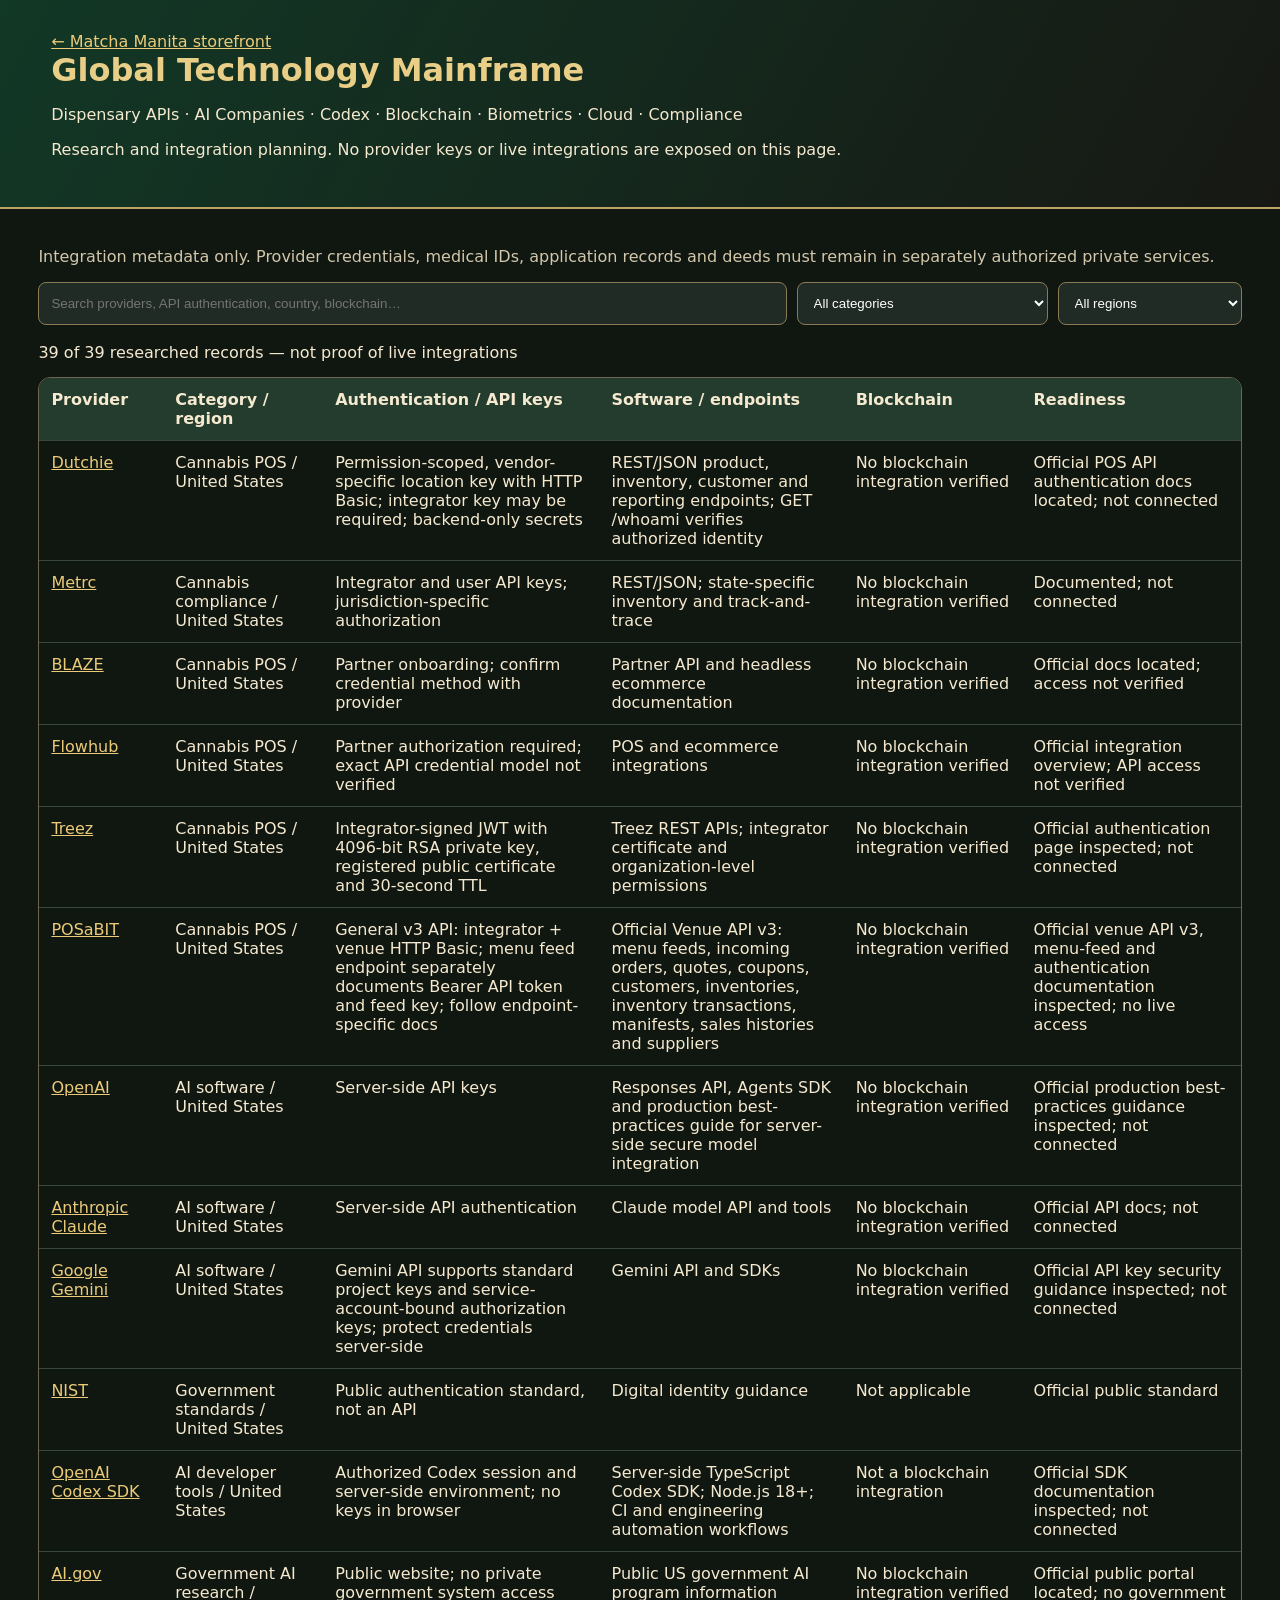
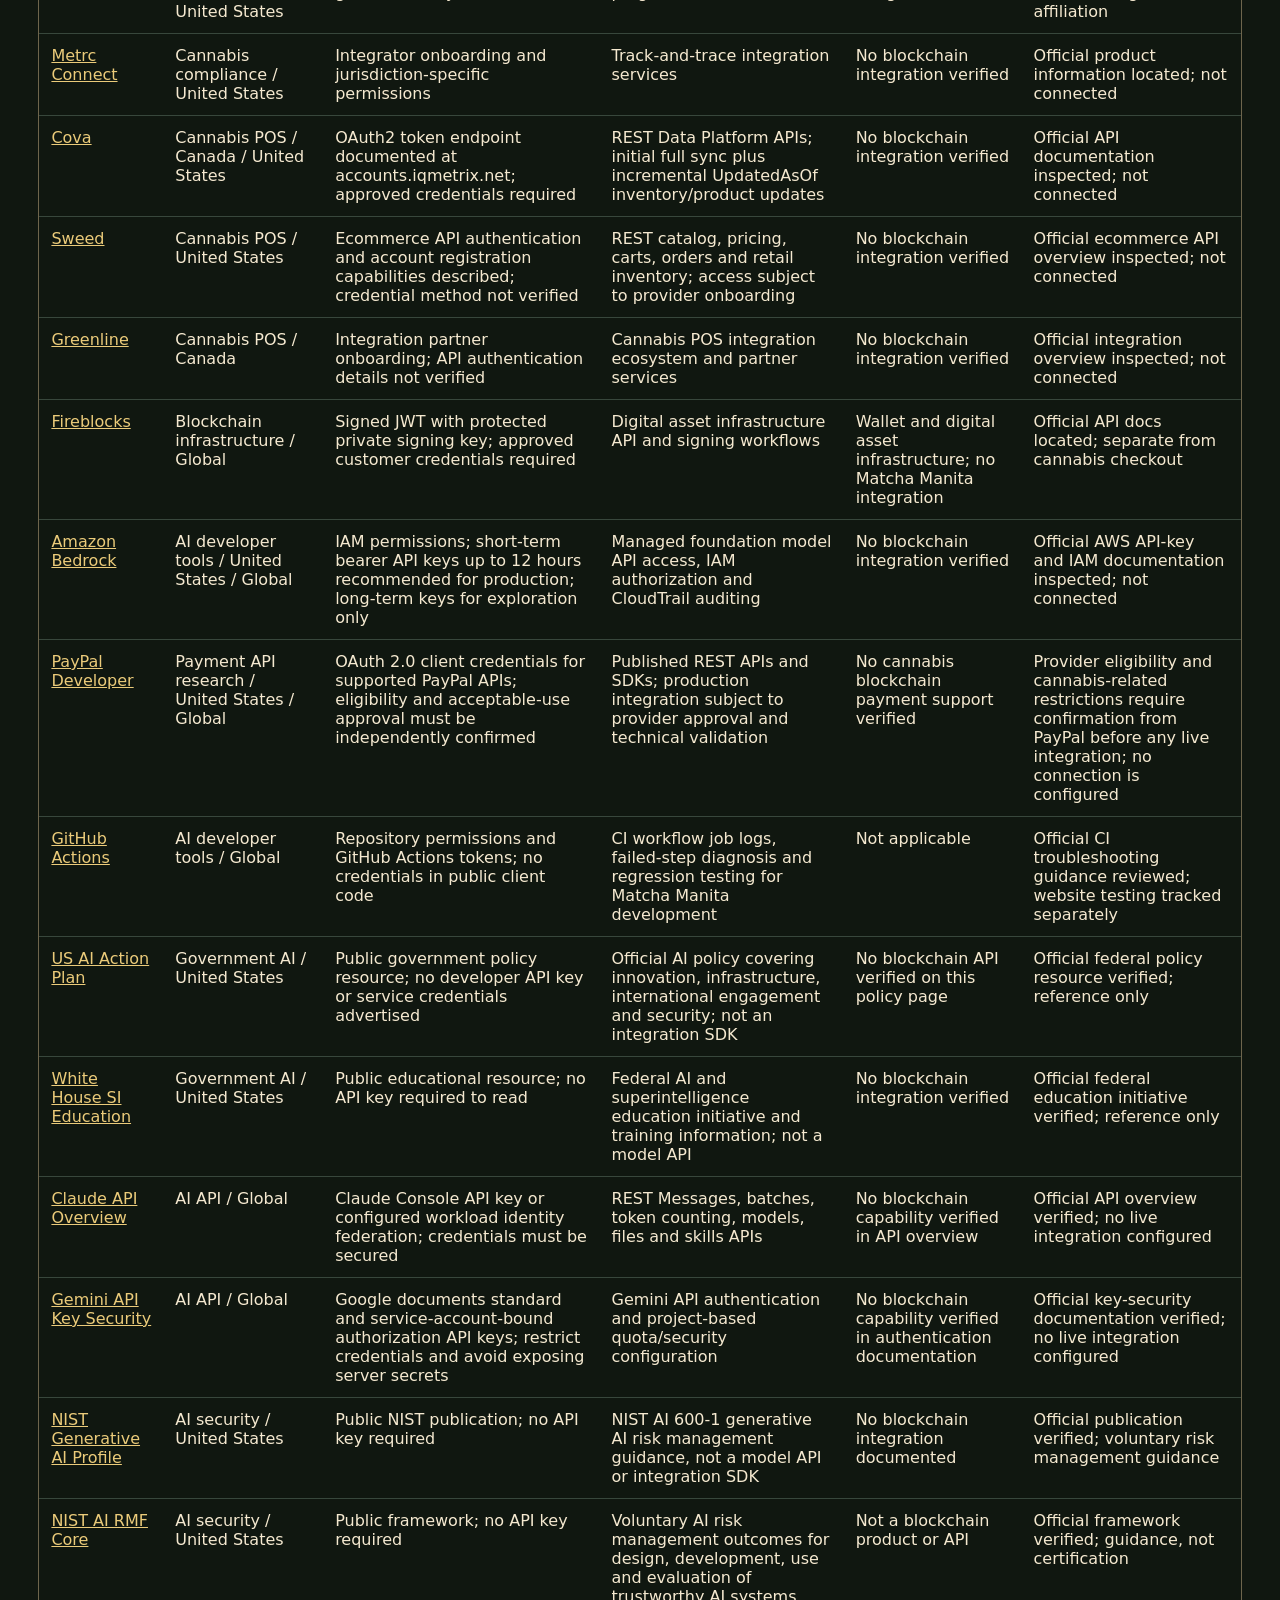
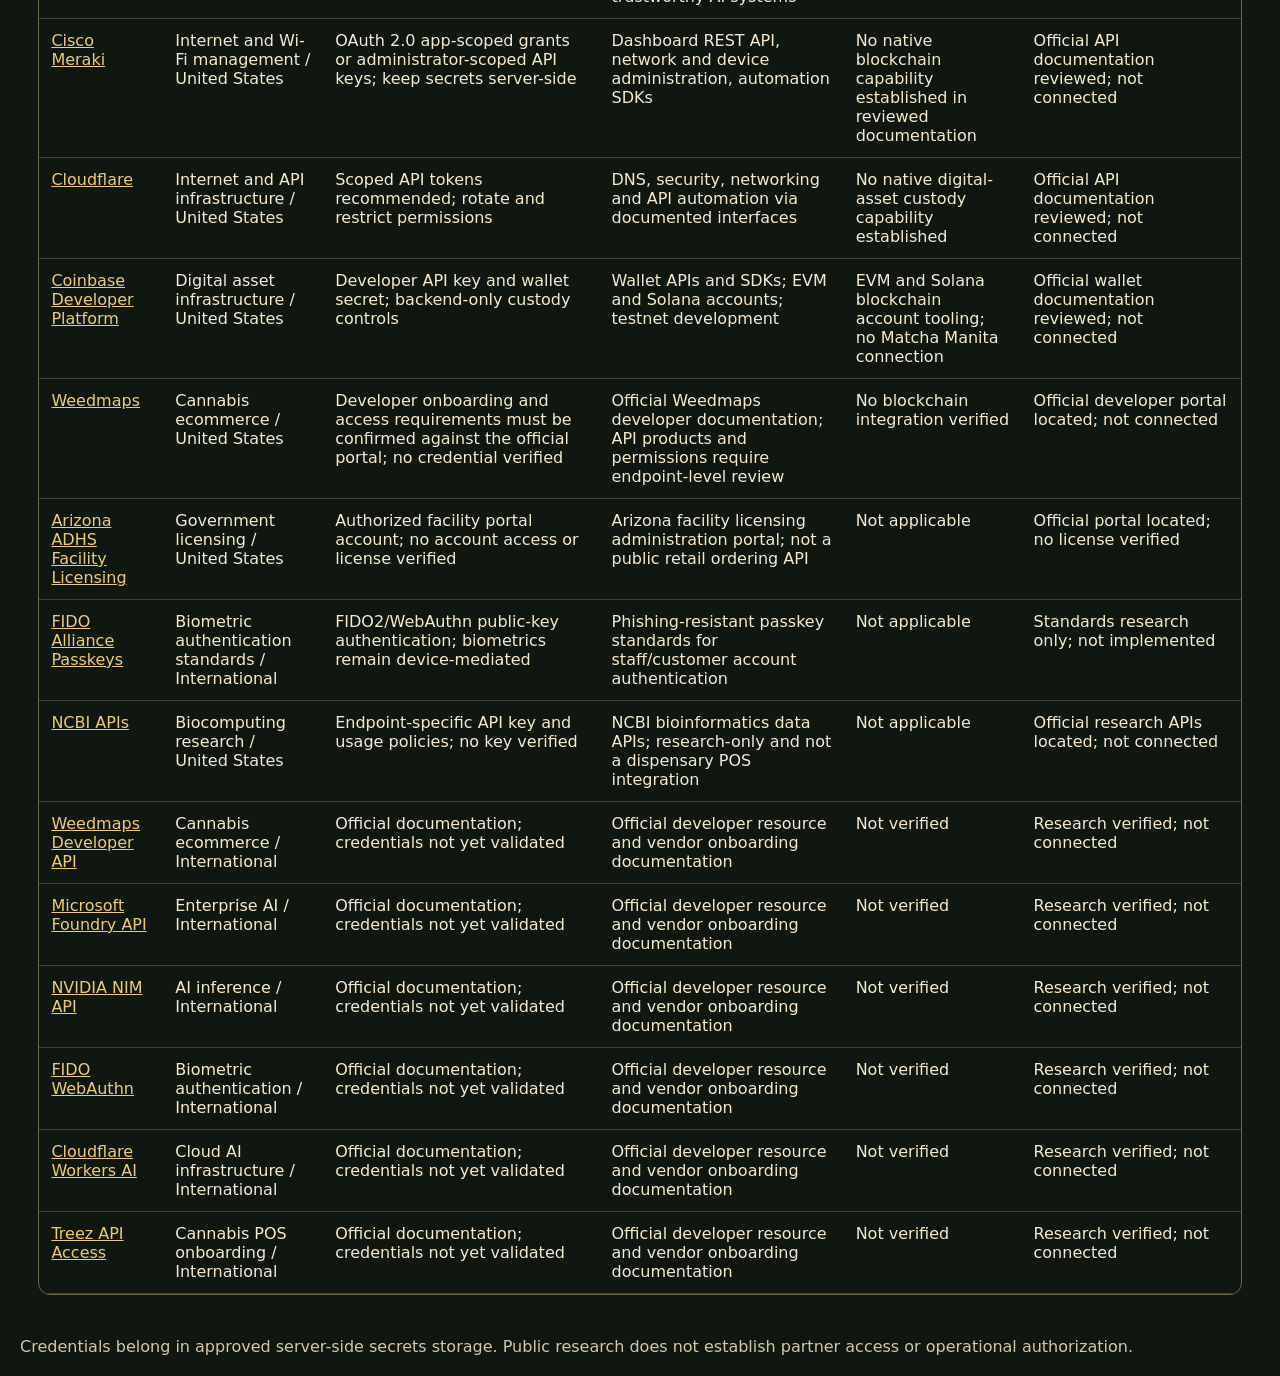
<file: research/global-matrix/index.html>
<!doctype html>
<html lang="en"><head><meta charset="utf-8"><meta name="viewport" content="width=device-width,initial-scale=1"><title>Matcha Manita | Global Technology Mainframe</title><style>
:root{color-scheme:dark;font-family:system-ui,sans-serif;background:#101710;color:#f5e9d0}body{margin:0}header{padding:32px clamp(16px,4vw,60px);background:linear-gradient(120deg,#123826,#171813);border-bottom:2px solid #bda365}h1{margin:0;color:#e9ce87}a{color:#ebcb7a}main{padding:22px clamp(12px,3vw,50px)}.bar{display:flex;gap:10px;flex-wrap:wrap;margin-bottom:18px}input,select{background:#202b25;color:#fff;border:1px solid #8a7b55;border-radius:8px;padding:12px;min-width:180px}input{flex:1}.scroll{overflow:auto;border:1px solid #6e654c;border-radius:12px}table{border-collapse:collapse;width:100%;min-width:900px}th,td{padding:12px;text-align:left;vertical-align:top;border-bottom:1px solid #38473c}th{background:#243c2d;position:sticky;top:0}tr:hover{background:#1d3024}.muted{color:#d2c7ac}small{display:block;color:#bcae8c}footer{padding:20px}#count{margin:8px 0 15px}</style></head><body><header><a href="../../index.html">← Matcha Manita storefront</a><h1>Global Technology Mainframe</h1><p>Dispensary APIs · AI Companies · Codex · Blockchain · Biometrics · Cloud · Compliance</p><p>Research and integration planning. No provider keys or live integrations are exposed on this page.</p></header><main><p class="muted">Integration metadata only. Provider credentials, medical IDs, application records and deeds must remain in separately authorized private services.</p><div class="bar"><input id="q" type="search" placeholder="Search providers, API authentication, country, blockchain…" aria-label="Search matrix"><select id="cat" aria-label="Filter category"><option value="">All categories</option></select><select id="country" aria-label="Filter region"><option value="">All regions</option></select></div><div id="count" role="status"></div><div class="scroll"><table><thead><tr><th>Provider</th><th>Category / region</th><th>Authentication / API keys</th><th>Software / endpoints</th><th>Blockchain</th><th>Readiness</th></tr></thead><tbody id="rows"></tbody></table></div></main><footer class="muted">Credentials belong in approved server-side secrets storage. Public research does not establish partner access or operational authorization.</footer><script src="./matrix.js" defer></script></body></html>
</file>
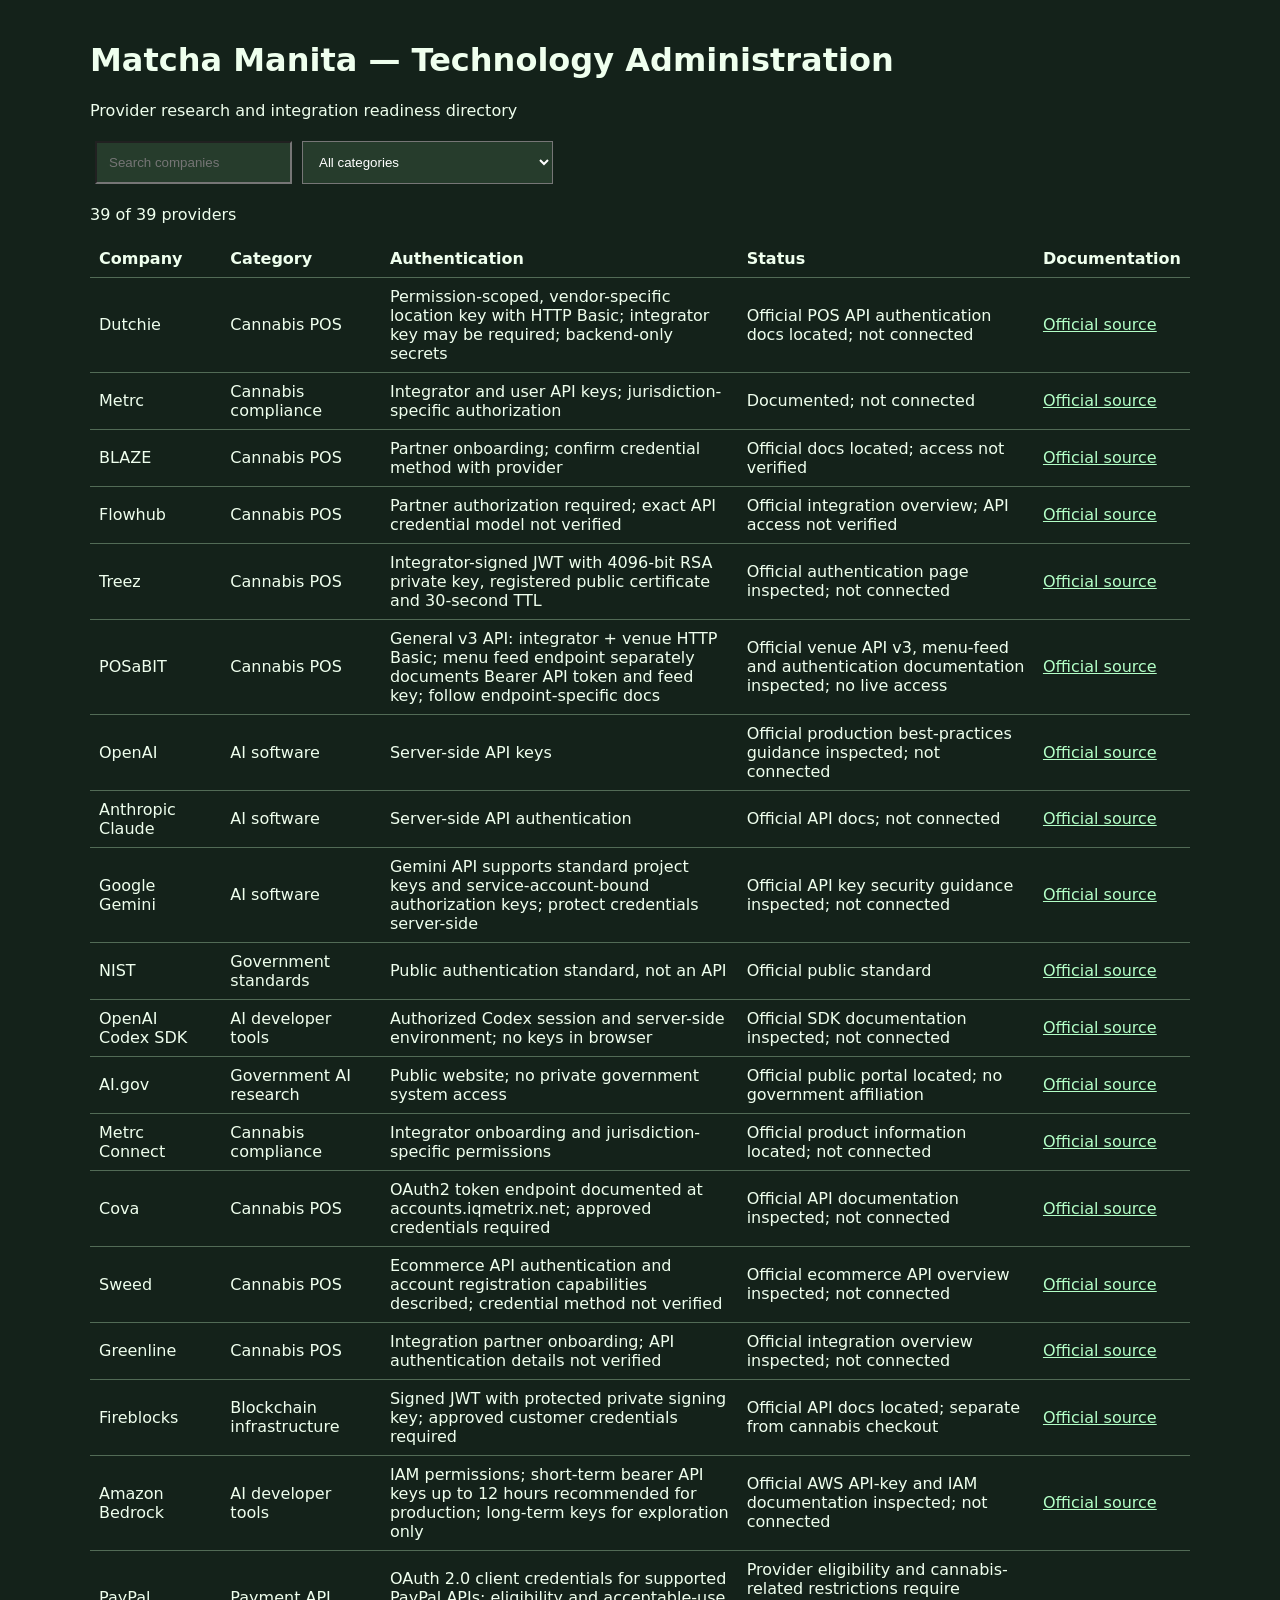
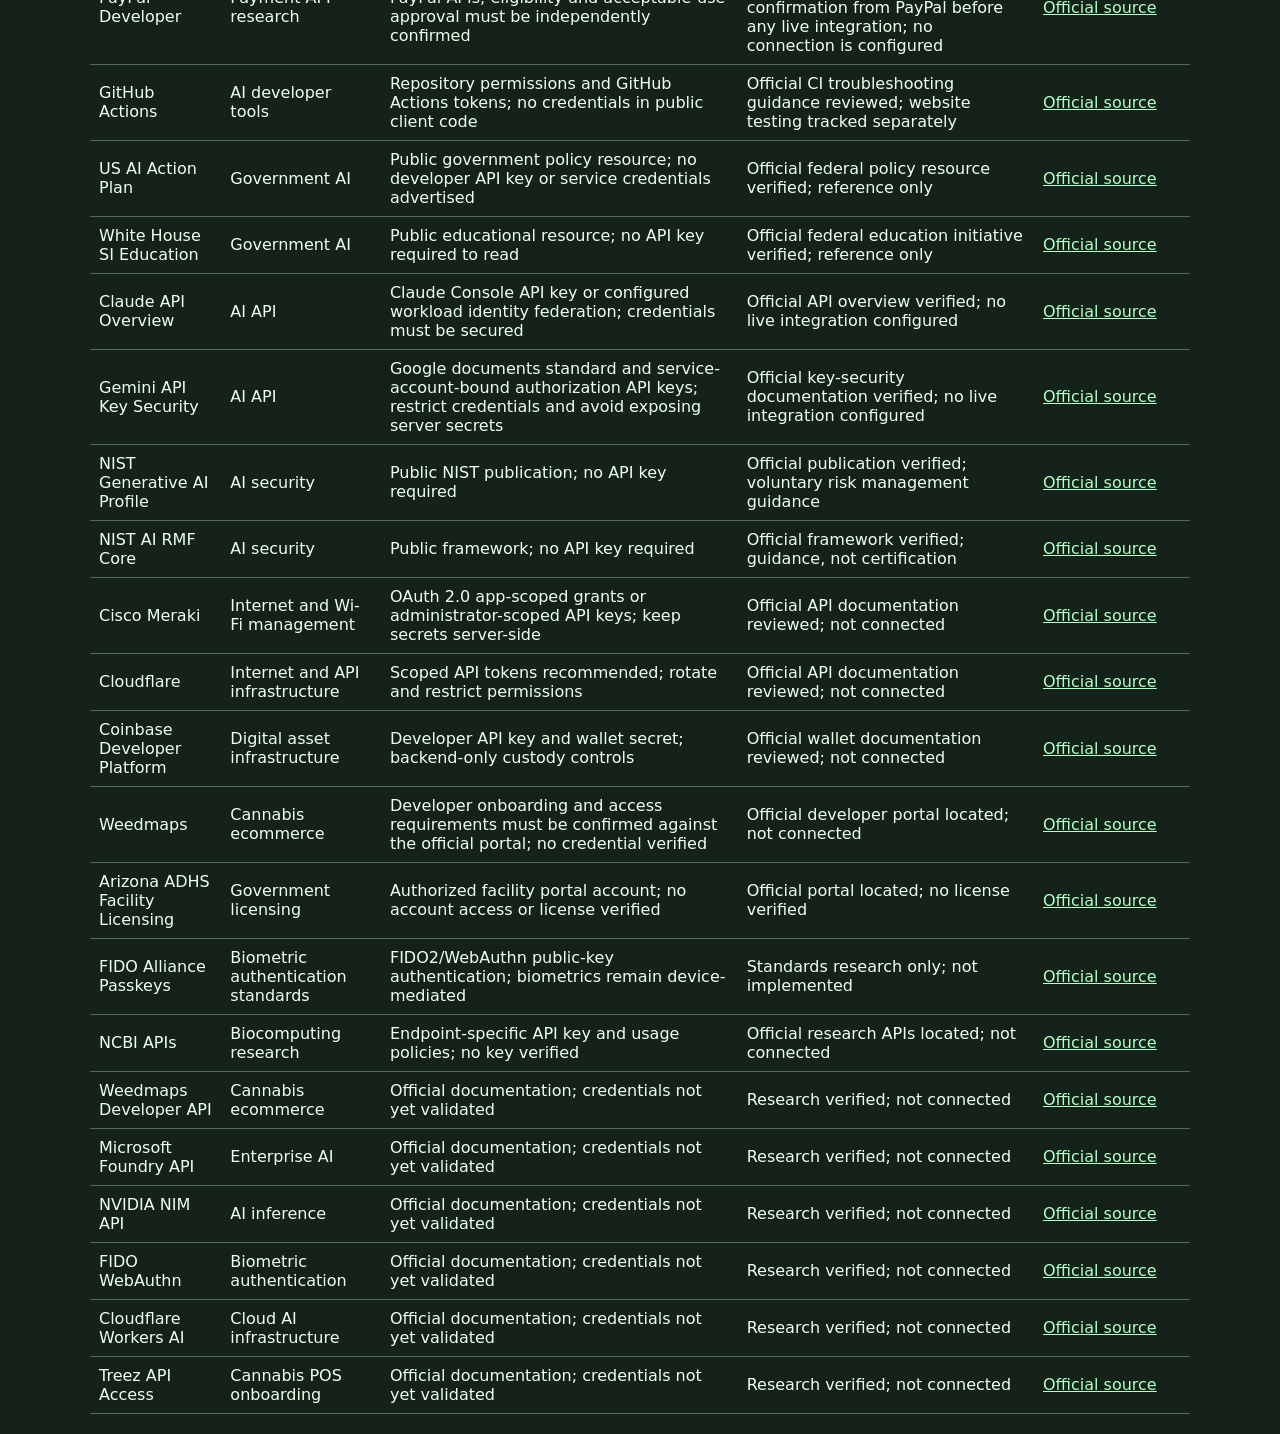
<file: research/technology-admin-v1/index.html>
<!doctype html><html lang="en"><meta charset="utf-8"><meta name="viewport" content="width=device-width,initial-scale=1"><title>Matcha Manita Technology Admin</title><style>body{font:16px system-ui;max-width:1100px;margin:auto;padding:20px;background:#14221a;color:#efffee}input,select{padding:12px;margin:5px;background:#263c2c;color:white}table{width:100%;border-collapse:collapse}td,th{padding:9px;border-bottom:1px solid #526b56;text-align:left}a{color:#b3ffc7}</style><h1>Matcha Manita — Technology Administration</h1><p>Provider research and integration readiness directory</p><input id="search" placeholder="Search companies" aria-label="Search companies"><select id="category" aria-label="Filter category"><option value="">All categories</option></select><p id="count"></p><div style="overflow-x:auto"><table><thead><tr><th>Company</th><th>Category</th><th>Authentication</th><th>Status</th><th>Documentation</th></tr></thead><tbody id="results"></tbody></table></div><script src="app.js"></script></html>
</file>
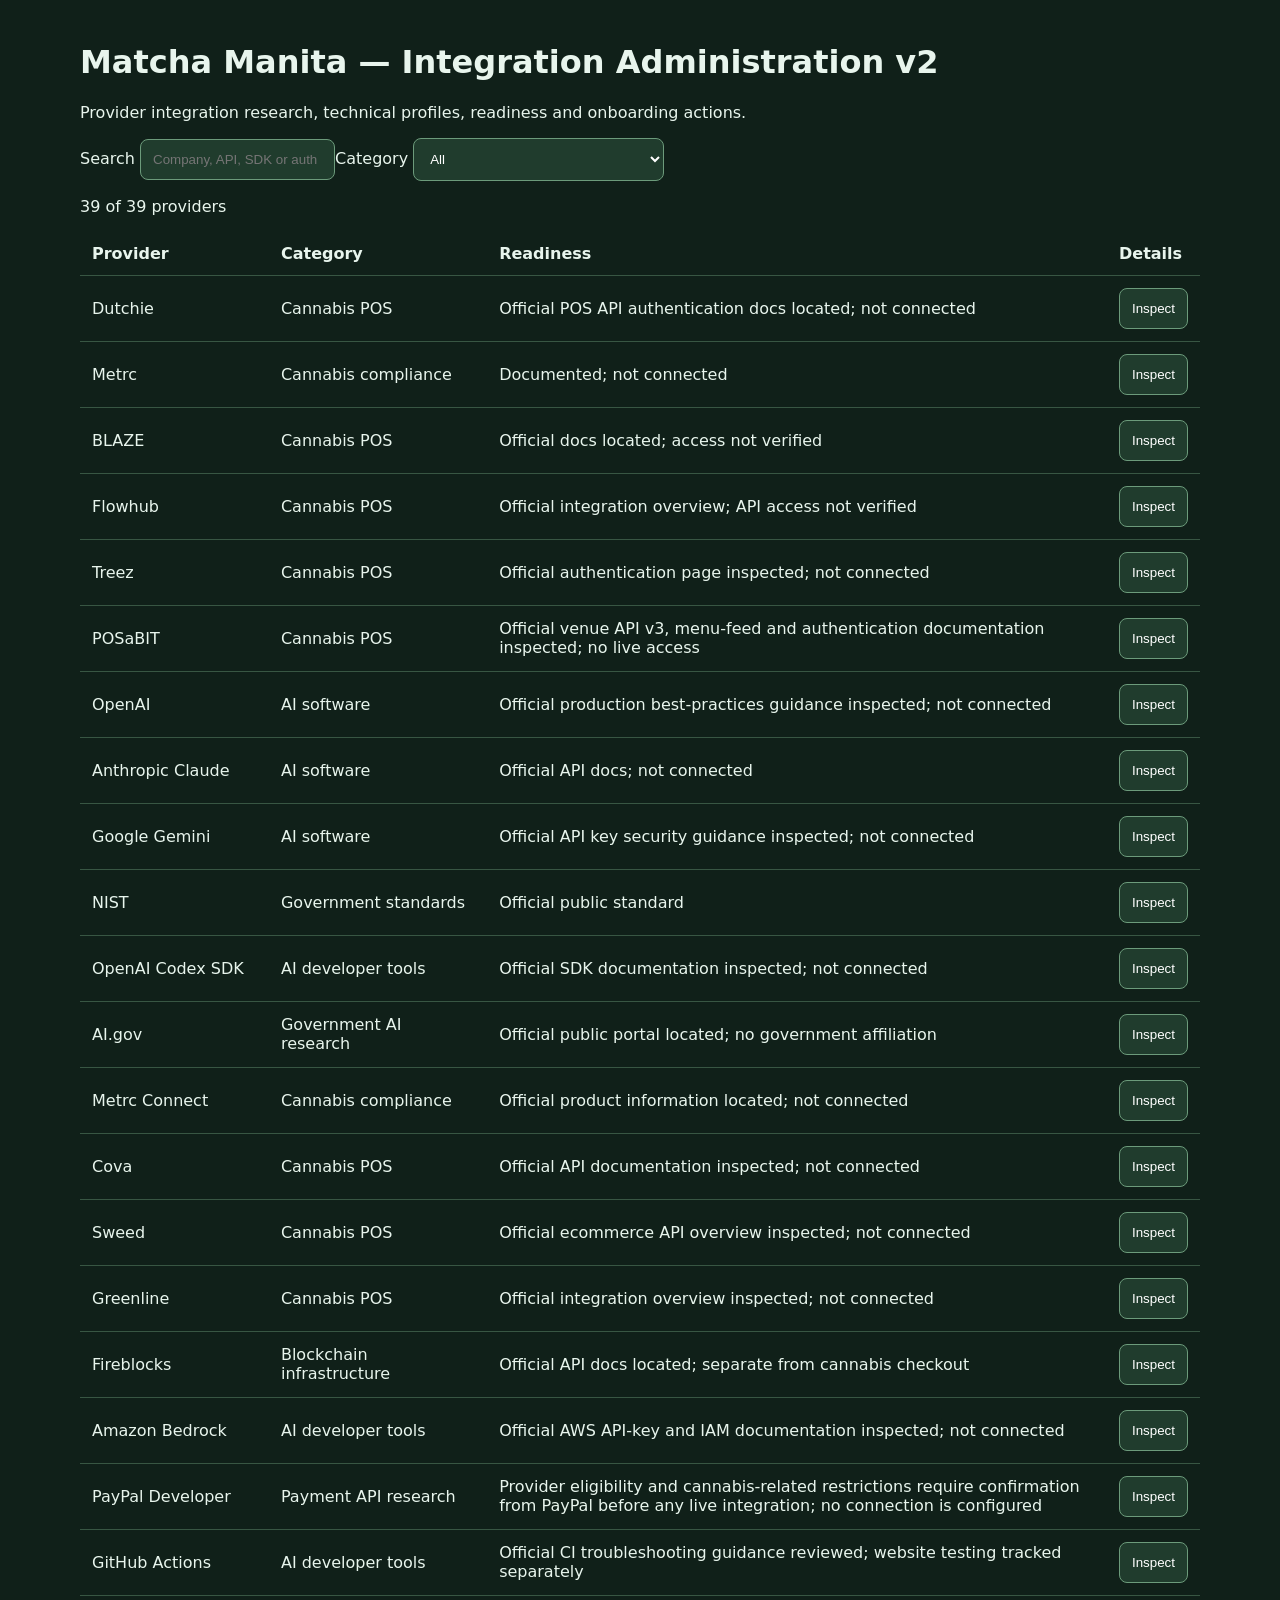
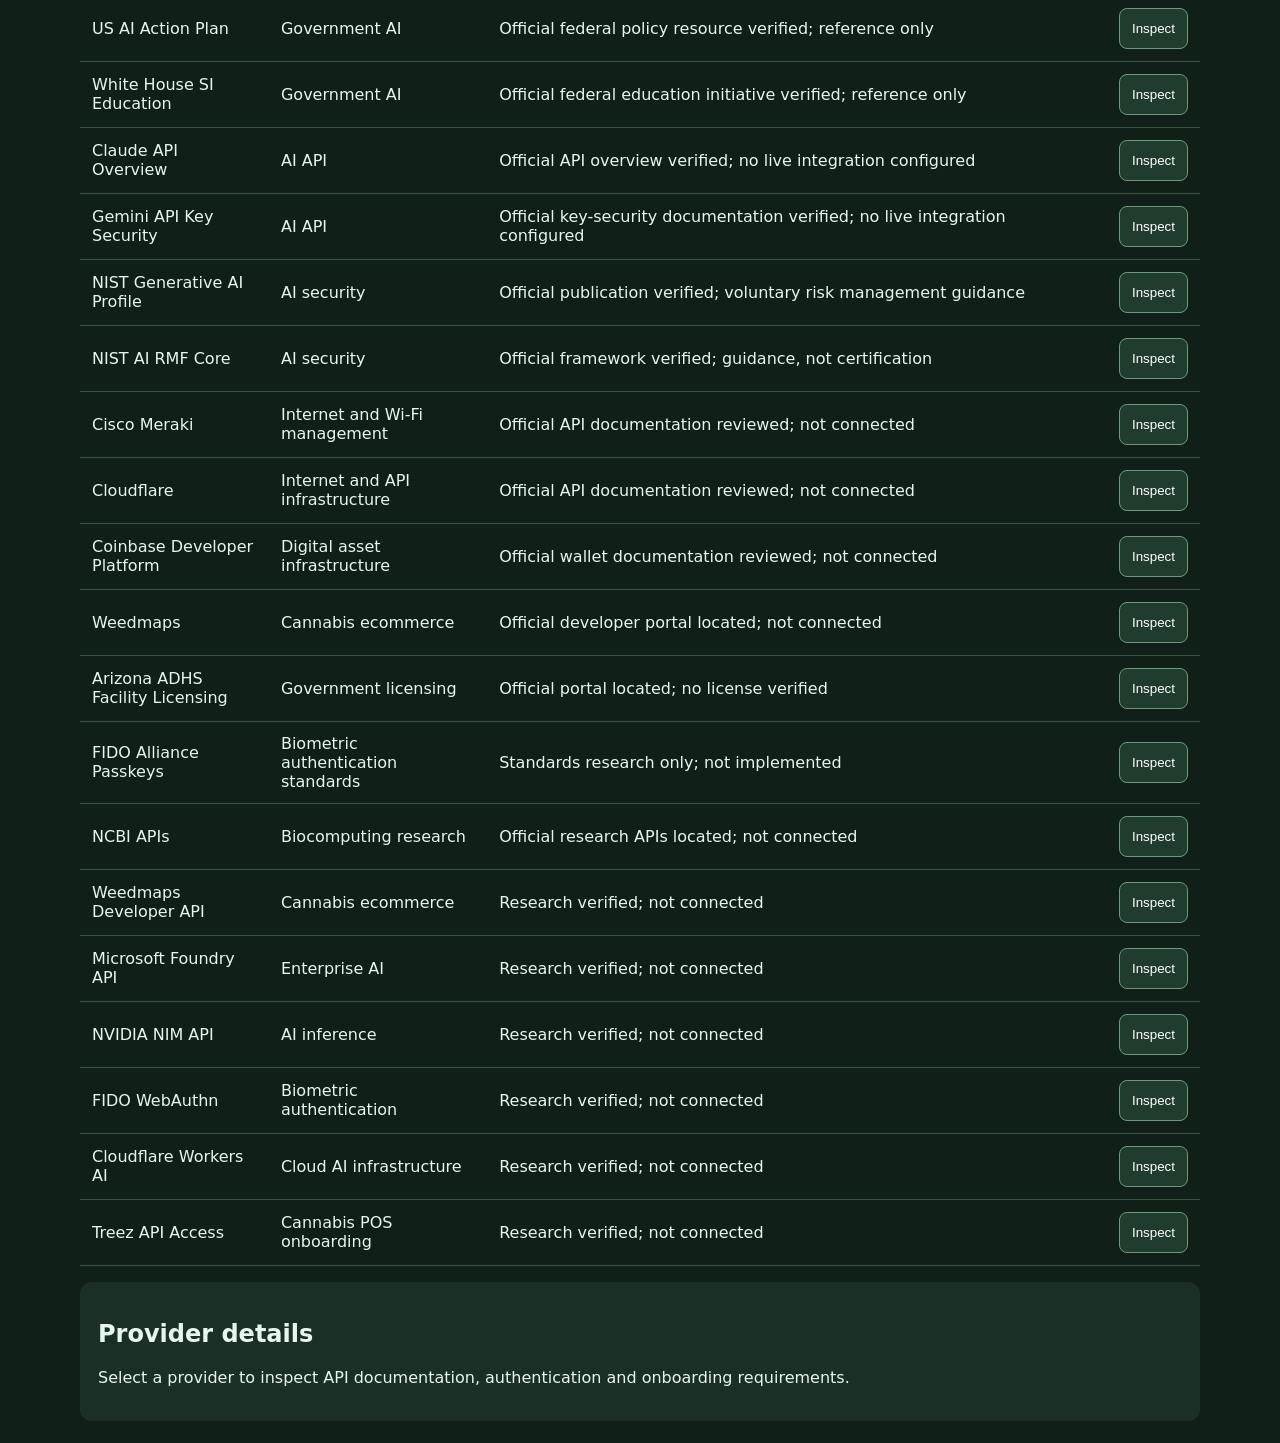
<file: research/technology-admin-v2/index.html>
<!doctype html><html lang="en"><meta charset="utf-8"><meta name="viewport" content="width=device-width,initial-scale=1"><title>Matcha Manita | Integration Administration v2</title><style>body{font:16px system-ui;background:#102019;color:#e8f5ed;max-width:1120px;margin:auto;padding:22px}input,select,button{background:#203c2d;color:#fff;padding:12px;border:1px solid #6c9b7b;border-radius:8px}a{color:#a7f3c0}table{width:100%;border-collapse:collapse}td,th{text-align:left;border-bottom:1px solid #385643;padding:12px}section{background:#1b3024;border-radius:12px;padding:18px;margin-top:16px}small{color:#bad2c2}button{cursor:pointer}</style><h1>Matcha Manita — Integration Administration v2</h1><p>Provider integration research, technical profiles, readiness and onboarding actions.</p><label>Search <input id="search" placeholder="Company, API, SDK or auth"></label><label>Category <select id="category"><option value="">All</option></select></label><p id="count" role="status"></p><div style="overflow-x:auto"><table><thead><tr><th>Provider</th><th>Category</th><th>Readiness</th><th>Details</th></tr></thead><tbody id="rows"></tbody></table></div><section id="detail" aria-live="polite"><h2>Provider details</h2><p>Select a provider to inspect API documentation, authentication and onboarding requirements.</p></section><script src="app.js" defer></script></html>
</file>
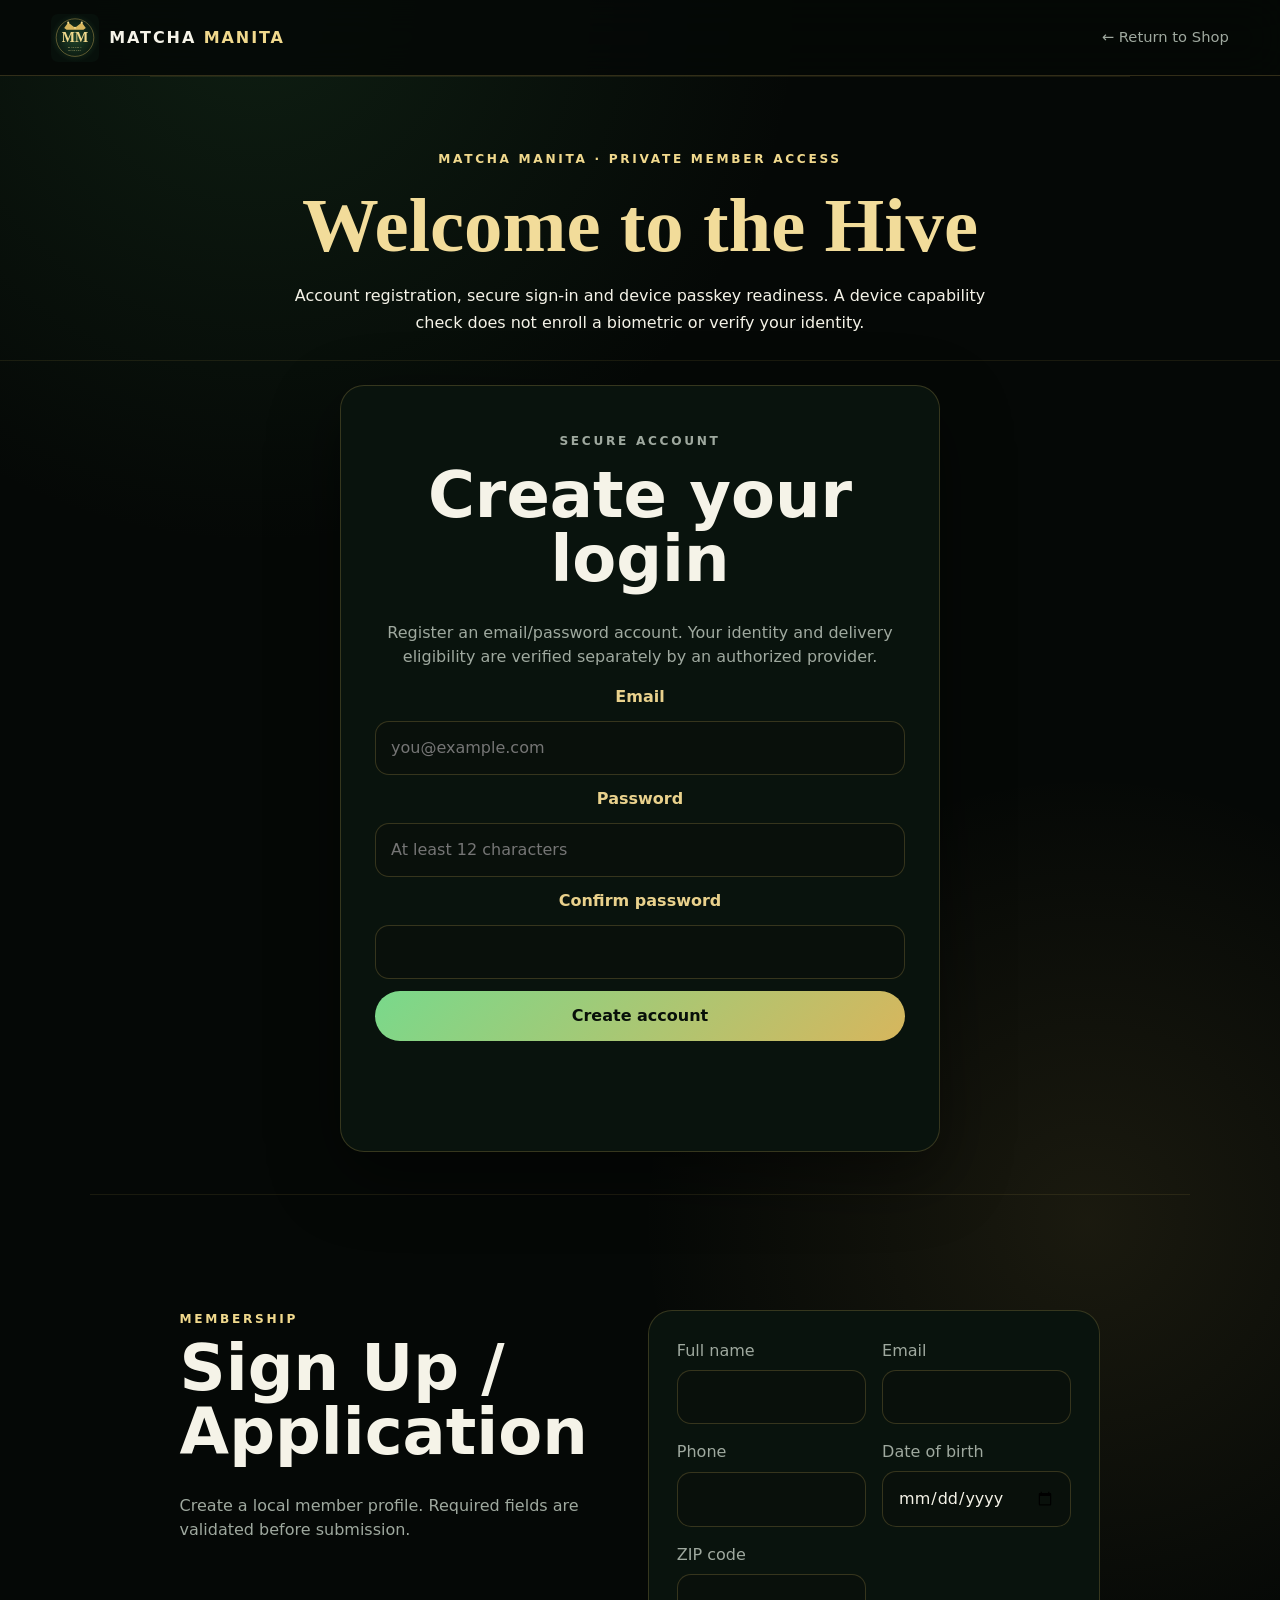
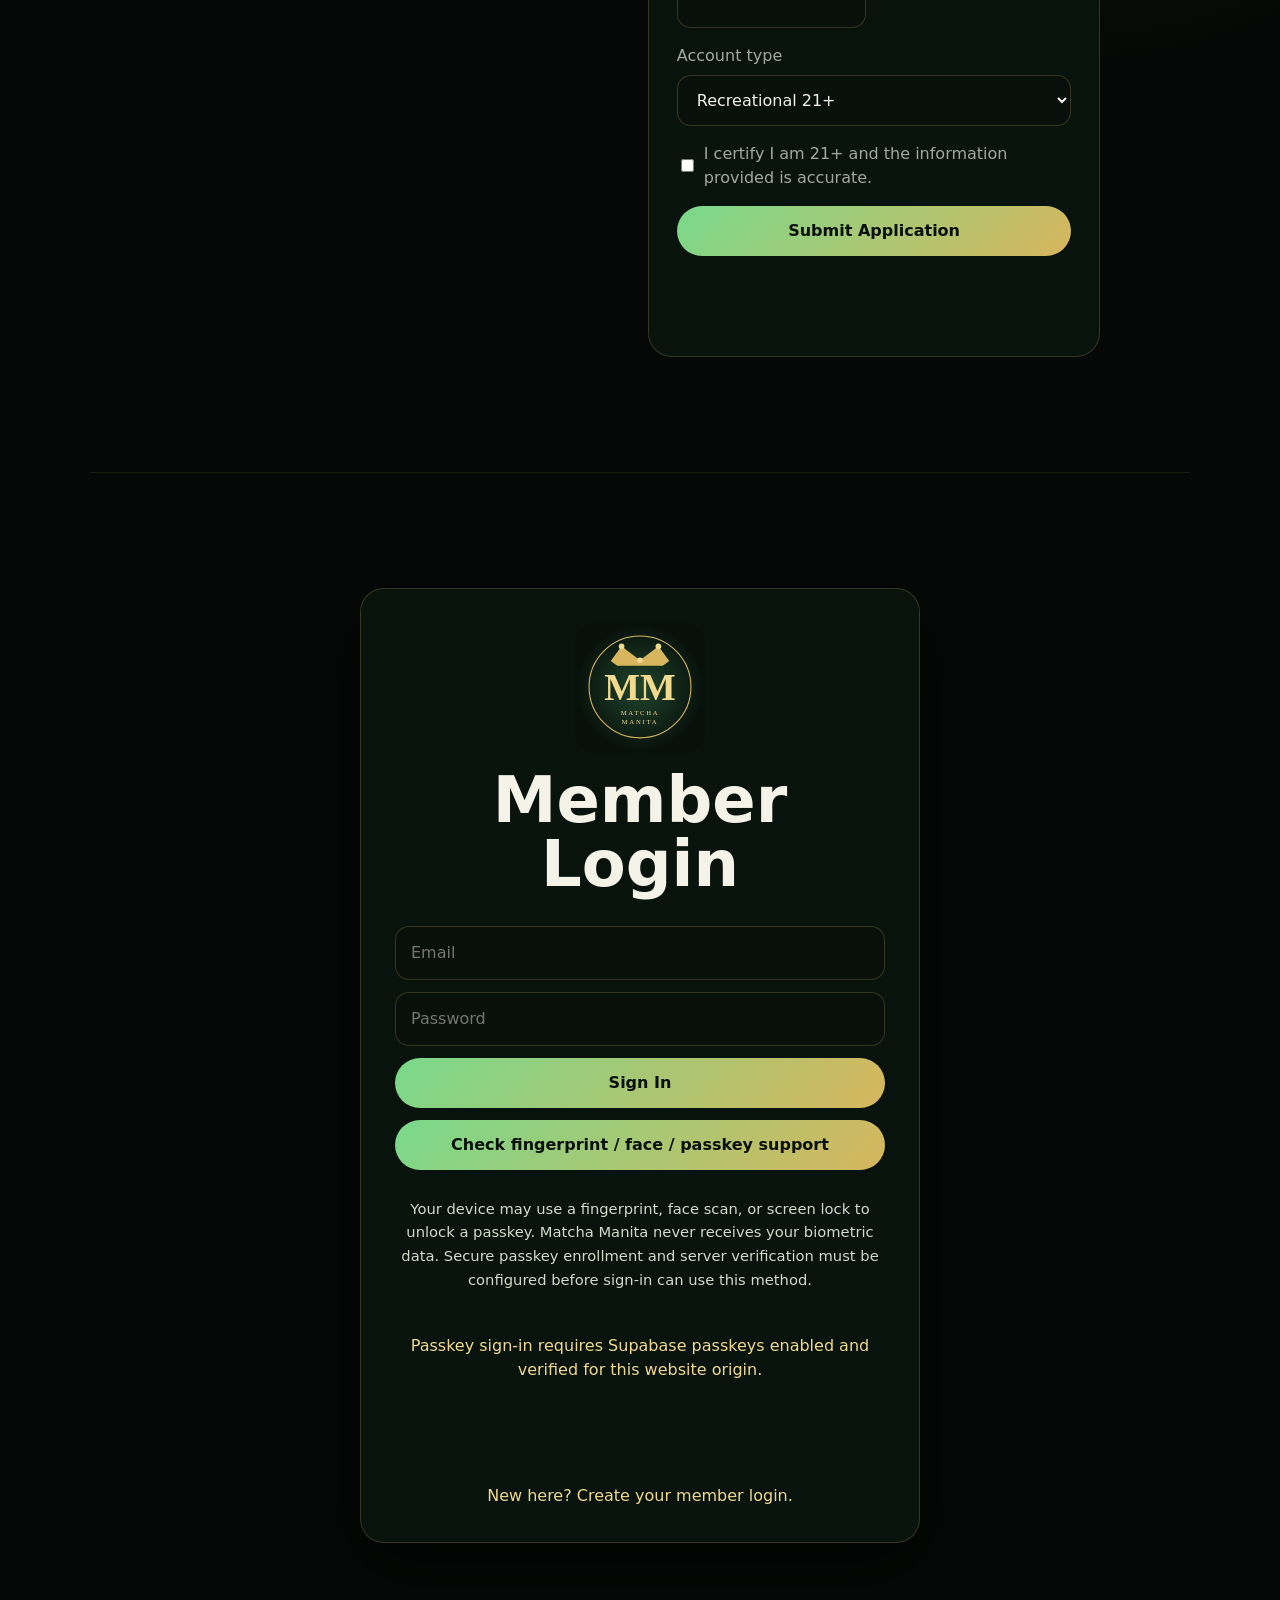
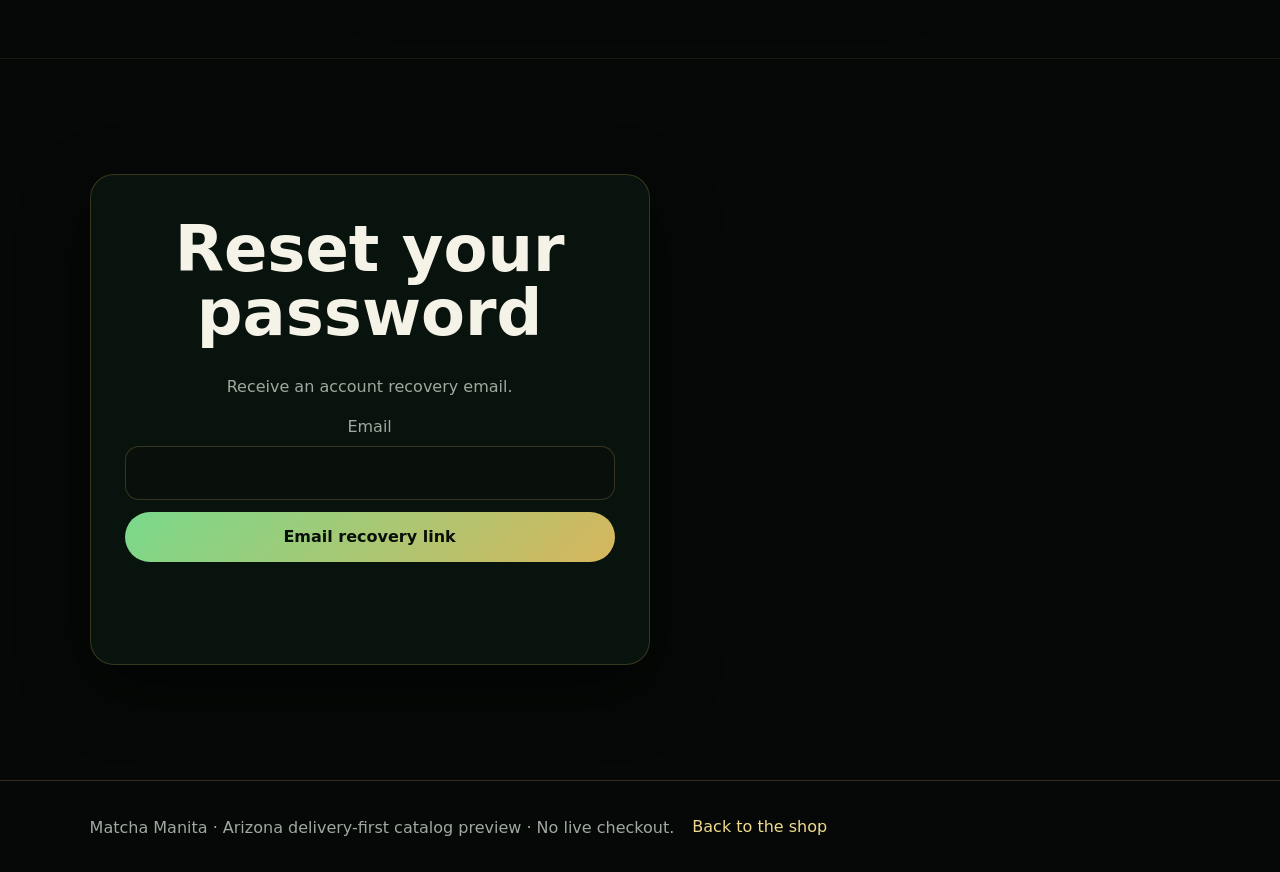
<file: account.html>
<!doctype html><html lang="en"><head><meta charset="utf-8"><meta name="viewport" content="width=device-width,initial-scale=1"><meta name="theme-color" content="#07140d"><meta name="description" content="Matcha Manita — Arizona cannabis delivery experience"><title>Matcha Manita | Member Account</title><link rel="stylesheet" href="styles.css"></head><body class="mm-account-page"><header><a class="brand" href="index.html"><img src="assets/matcha-manita-monogram.svg" alt="Matcha Manita logo"><span>MATCHA <b>MANITA</b></span></a><nav aria-label="Account navigation"><a href="index.html">← Return to Shop</a></nav></header><main id="top"><section class="section mm-account-intro"><p class="eyebrow">MATCHA MANITA · PRIVATE MEMBER ACCESS</p><h1>Welcome to the Hive</h1><p>Account registration, secure sign-in and device passkey readiness. A device capability check does not enroll a biometric or verify your identity.</p></section><section class="section mm-signup" aria-labelledby="createAccountTitle"><div class="login-card"><p class="eyebrow">SECURE ACCOUNT</p><h2 id="createAccountTitle">Create your login</h2><p>Register an email/password account. Your identity and delivery eligibility are verified separately by an authorized provider.</p><form id="signupForm"><label for="signupEmail">Email</label><input type="email" id="signupEmail" autocomplete="email" required placeholder="you@example.com"><label for="signupPassword">Password</label><input type="password" id="signupPassword" autocomplete="new-password" minlength="12" required placeholder="At least 12 characters"><label for="signupConfirm">Confirm password</label><input type="password" id="signupConfirm" autocomplete="new-password" minlength="12" required><button type="submit">Create account</button><p id="signupStatus" class="status" role="status" aria-live="polite"></p></form></div></section><section id="apply" class="section form-section"><div><div class="eyebrow">MEMBERSHIP</div><h2>Sign Up / Application</h2><p>Create a local member profile. Required fields are validated before submission.</p></div><form id="applyForm"><label>Full name<input name="name" required></label><label>Email<input type="email" name="email" required></label><label>Phone<input type="tel" name="phone" required></label><label>Date of birth<input type="date" name="dob" required></label><label>ZIP code<input name="zip" pattern="[0-9]{5}" required></label><label class="wide">Account type<select name="type"><option>Recreational 21+</option><option>Medical patient</option></select></label><label class="check wide"><input type="checkbox" required> I certify I am 21+ and the information provided is accurate.</label><button class="wide">Submit Application</button><p id="applyStatus" class="status wide"></p></form></section>
<section id="login" class="section login"><div class="login-card"><img src="assets/matcha-manita-monogram.svg" alt="Matcha Manita"><h2>Member Login</h2><form id="loginForm" autocomplete="on"><input type="email" id="loginEmail" autocomplete="username" placeholder="Email" required><input type="password" id="loginPassword" autocomplete="current-password" minlength="6" placeholder="Password" required><button>Sign In</button><button type="button" id="passkeyInfoBtn" class="ghost" aria-describedby="passkeyStatus">Check fingerprint / face / passkey support</button><p class="mm-passkey-explainer">Your device may use a fingerprint, face scan, or screen lock to unlock a passkey. Matcha Manita never receives your biometric data. Secure passkey enrollment and server verification must be configured before sign-in can use this method.</p><p id="passkeyStatus" class="status" role="status" aria-live="polite">Passkey sign-in requires Supabase passkeys enabled and verified for this website origin.</p><p id="loginStatus" class="status" role="status" aria-live="polite"></p></form><a href="#createAccountTitle">New here? Create your member login.</a></div></section><section class="section mm-recovery"><div class="login-card"><h2>Reset your password</h2><p>Receive an account recovery email.</p><form id="recoveryForm"><label>Email<input id="recoveryEmail" type="email" autocomplete="email" required></label><button type="submit">Email recovery link</button><p id="recoveryStatus" class="status" role="status" aria-live="polite"></p></form></div></section></main><footer><p>Matcha Manita · Arizona delivery-first catalog preview · No live checkout.</p><a href="index.html">Back to the shop</a></footer><script src="app.js"></script></body></html>
</file>
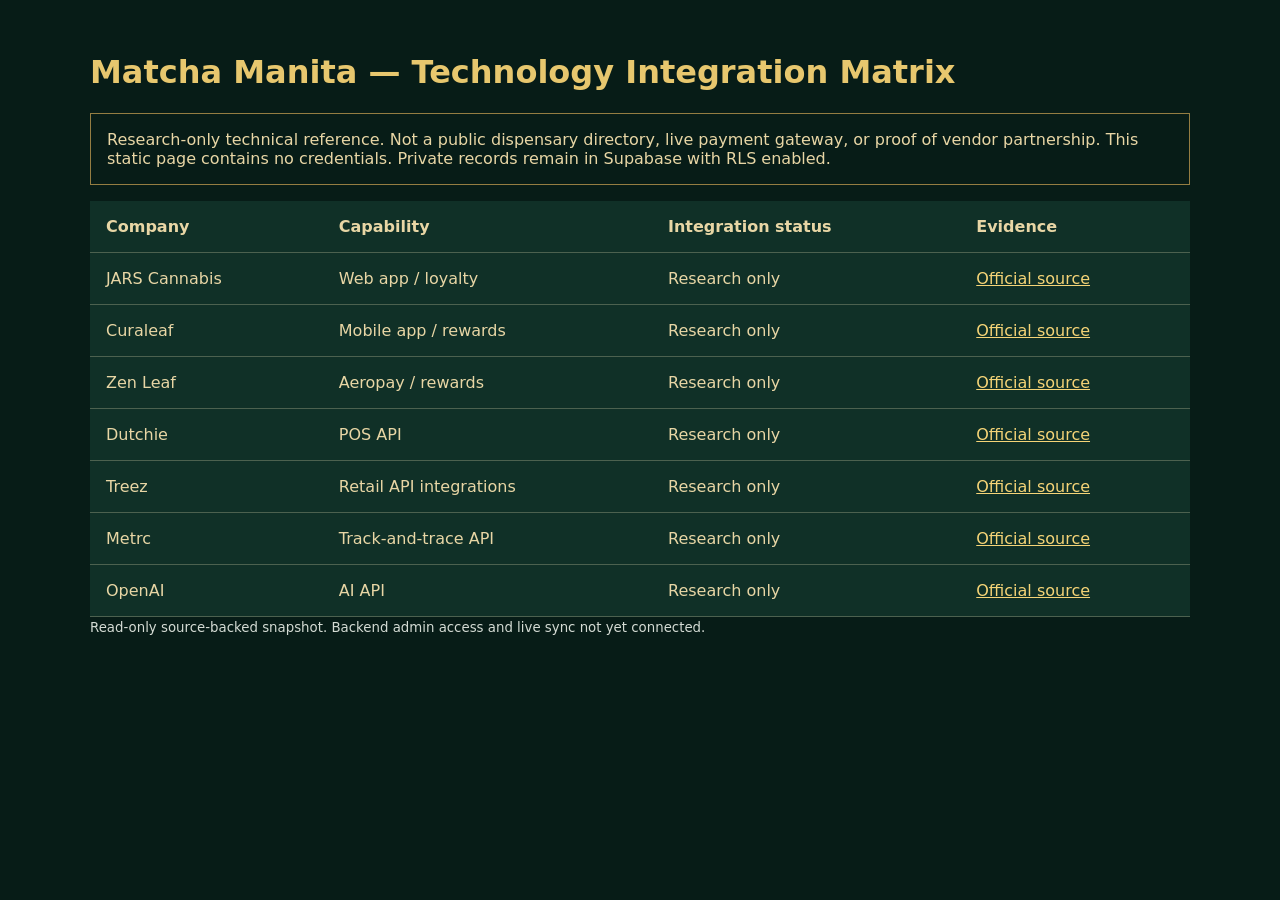
<file: website/admin/technology-matrix.html>
<!doctype html><html lang="en"><head><meta charset="utf-8"><meta name="viewport" content="width=device-width,initial-scale=1"><title>Matcha Manita — Integration Matrix</title><style>body{background:#071c17;color:#e8d6a5;font:16px system-ui;margin:0;padding:2rem}main{max-width:1100px;margin:auto}h1{color:#e7c76e}table{border-collapse:collapse;width:100%;background:#103027}td,th{border-bottom:1px solid #4c614f;padding:1rem;text-align:left}a{color:#f5d477}small{color:#d4dbd4}.note{border:1px solid #947d42;padding:1rem;margin:1rem 0}</style></head><body><main><h1>Matcha Manita — Technology Integration Matrix</h1><p class="note">Research-only technical reference. Not a public dispensary directory, live payment gateway, or proof of vendor partnership. This static page contains no credentials. Private records remain in Supabase with RLS enabled.</p><table><thead><tr><th>Company</th><th>Capability</th><th>Integration status</th><th>Evidence</th></tr></thead><tbody id="rows"></tbody></table><small>Read-only source-backed snapshot. Backend admin access and live sync not yet connected.</small></main><script>const records=[["JARS Cannabis","Web app / loyalty","Research only","https://jarscannabis.com/install"],["Curaleaf","Mobile app / rewards","Research only","https://curaleaf.com/download-our-app"],["Zen Leaf","Aeropay / rewards","Research only","https://apps.apple.com/us/app/zen-leaf/id6448922214"],["Dutchie","POS API","Research only","https://api.pos.dutchie.com/"],["Treez","Retail API integrations","Research only","https://www.treez.io/integrations"],["Metrc","Track-and-trace API","Research only","https://www.metrc.com/track-and-trace-technology/metrc-connect/"],["OpenAI","AI API","Research only","https://developers.openai.com/api/reference/overview/"]];const tbody=document.getElementById('rows');for(const [name,cap,status,url] of records){const tr=document.createElement('tr');for(const value of [name,cap,status]){const td=document.createElement('td');td.textContent=value;tr.appendChild(td)}const td=document.createElement('td'),a=document.createElement('a');a.href=url;a.textContent='Official source';a.rel='noopener noreferrer';a.target='_blank';td.appendChild(a);tr.appendChild(td);tbody.appendChild(tr)}</script></body></html>
</file>
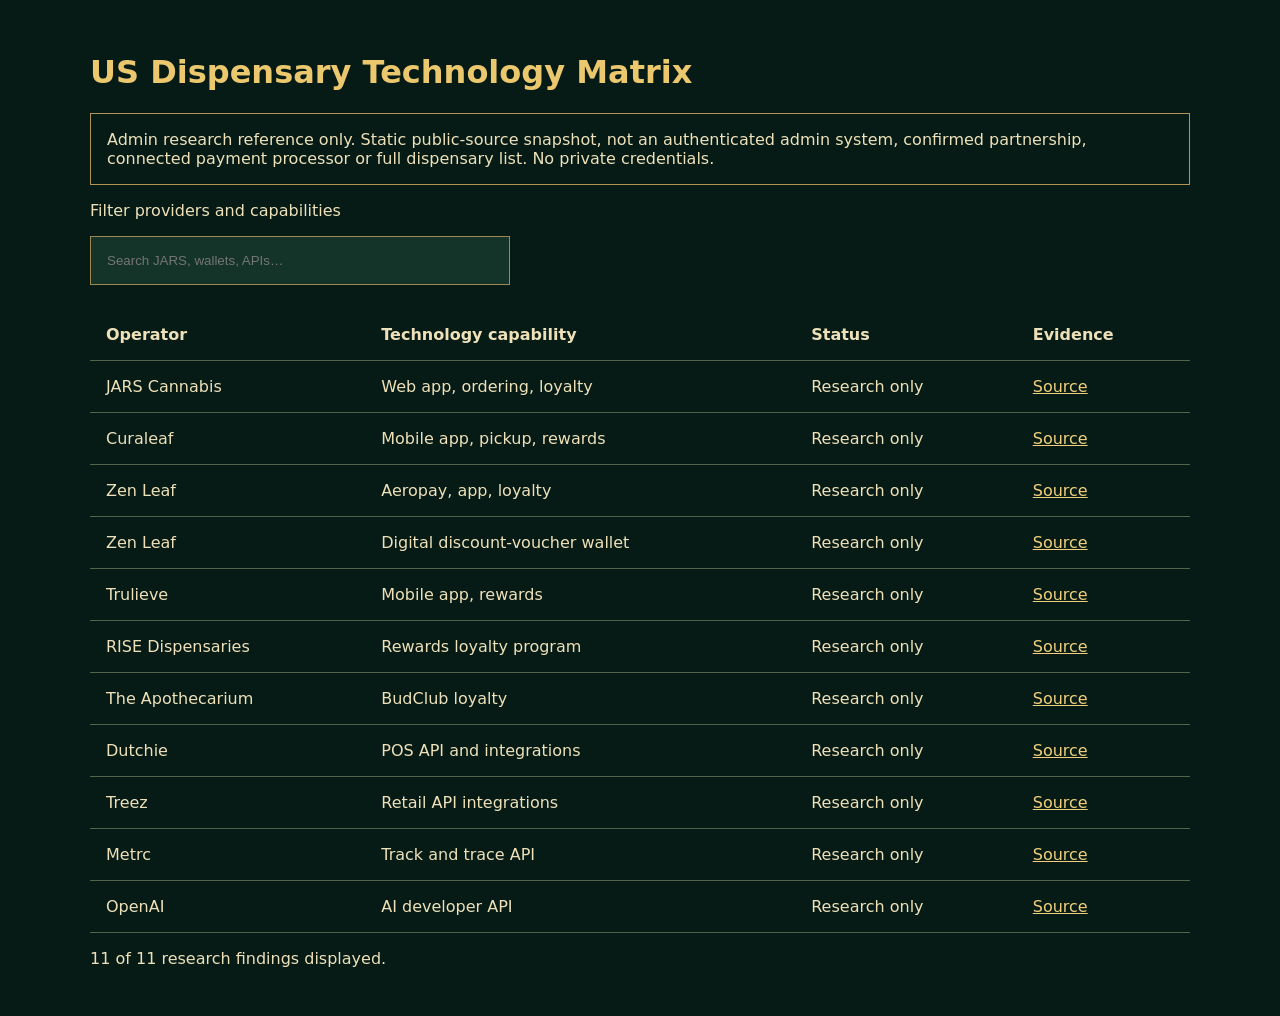
<file: website/admin/us-dispensary-tech-matrix.html>
<!doctype html><html lang="en"><head><meta charset="utf-8"><meta name="viewport" content="width=device-width,initial-scale=1"><title>Matcha Manita | US Dispensary Technology Matrix</title><style>body{margin:0;background:#071b16;color:#eee1b9;font:16px system-ui}main{max-width:1100px;margin:auto;padding:2rem}h1{color:#ebc86d}input{background:#143329;border:1px solid #9e8750;color:white;padding:1rem;width:min(95%,420px)}table{width:100%;border-collapse:collapse;margin-top:1.5rem}th,td{padding:1rem;border-bottom:1px solid #52634c;text-align:left}a{color:#f0d07d}.note{border:1px solid #b29555;padding:1rem}</style></head><body><main><h1>US Dispensary Technology Matrix</h1><p class="note">Admin research reference only. Static public-source snapshot, not an authenticated admin system, confirmed partnership, connected payment processor or full dispensary list. No private credentials.</p><label for="filter">Filter providers and capabilities</label><p><input id="filter" type="search" placeholder="Search JARS, wallets, APIs…"></p><table><thead><tr><th>Operator</th><th>Technology capability</th><th>Status</th><th>Evidence</th></tr></thead><tbody id="matrix"></tbody></table><p id="count" aria-live="polite"></p></main><script>const data=[["JARS Cannabis","Web app, ordering, loyalty","https://jarscannabis.com/install"],["Curaleaf","Mobile app, pickup, rewards","https://curaleaf.com/download-our-app"],["Zen Leaf","Aeropay, app, loyalty","https://apps.apple.com/us/app/zen-leaf/id6448922214"],["Zen Leaf","Digital discount-voucher wallet","https://zenleafdispensaries.com/blog/rewards-app"],["Trulieve","Mobile app, rewards","https://www.trulieve.com/discover/blog/trulieve-mobile-app-georgia"],["RISE Dispensaries","Rewards loyalty program","https://risecannabis.com/rise-rewards/"],["The Apothecarium","BudClub loyalty","https://apothecarium.com/rewards/"],["Dutchie","POS API and integrations","https://api.pos.dutchie.com/"],["Treez","Retail API integrations","https://www.treez.io/integrations"],["Metrc","Track and trace API","https://www.metrc.com/track-and-trace-technology/metrc-connect/"],["OpenAI","AI developer API","https://developers.openai.com/api/reference/overview/"]];const tbody=document.getElementById("matrix"),input=document.getElementById("filter"),count=document.getElementById("count");function render(){tbody.replaceChildren();let shown=0;for(const [operator,cap,url] of data){if(!(operator+" "+cap).toLowerCase().includes(input.value.toLowerCase()))continue;shown++;const tr=document.createElement("tr");for(const v of [operator,cap,"Research only"]){const td=document.createElement("td");td.textContent=v;tr.append(td)}const td=document.createElement("td"),a=document.createElement("a");a.href=url;a.textContent="Source";a.target="_blank";a.rel="noopener noreferrer";td.append(a);tr.append(td);tbody.append(tr)}count.textContent=shown+" of "+data.length+" research findings displayed."}input.addEventListener("input",render);render();</script></body></html>
</file>
<file: styles.css>
:root {
  --bg: #050806;
  --panel: #09130d;
  --panel-2: #0d1b12;
  --green: #79d98b;
  --green-bright: #a5f5ad;
  --gold: #d7b65d;
  --gold-soft: #f1d98d;
  --text: #f5f3e8;
  --muted: #9fa99f;
  --line: rgba(215, 182, 93, 0.22);
  --shadow: 0 24px 70px rgba(0, 0, 0, 0.48);
  --radius: 24px;
}

* {
  box-sizing: border-box;
}

html {
  scroll-behavior: smooth;
}

body {
  margin: 0;
  background:
    radial-gradient(circle at 20% 0%, rgba(56, 130, 73, 0.18), transparent 34rem),
    radial-gradient(circle at 85% 30%, rgba(215, 182, 93, 0.1), transparent 28rem),
    var(--bg);
  color: var(--text);
  font-family: Inter, ui-sans-serif, system-ui, -apple-system, BlinkMacSystemFont, "Segoe UI", sans-serif;
  line-height: 1.5;
}

body.drawer-open {
  overflow: hidden;
}

a {
  color: inherit;
  text-decoration: none;
}

button,
input,
select {
  font: inherit;
}

button,
.btn {
  cursor: pointer;
}

img {
  max-width: 100%;
  display: block;
}

header {
  position: sticky;
  top: 0;
  z-index: 50;
  min-height: 76px;
  display: flex;
  align-items: center;
  gap: 24px;
  padding: 12px clamp(18px, 4vw, 64px);
  border-bottom: 1px solid var(--line);
  background: rgba(5, 8, 6, 0.88);
  backdrop-filter: blur(20px);
}

.brand {
  display: flex;
  align-items: center;
  gap: 10px;
  margin-right: auto;
  font-weight: 800;
  letter-spacing: 0.12em;
}

.brand img {
  width: 48px;
  height: 48px;
  object-fit: contain;
}

.brand b {
  color: var(--gold-soft);
}

nav {
  display: flex;
  align-items: center;
  gap: 20px;
}

nav a {
  color: var(--muted);
  font-size: 0.92rem;
  transition: 0.2s ease;
}

nav a:hover {
  color: var(--gold-soft);
}

.menu {
  display: none;
}

.cart,
.menu {
  border: 1px solid var(--line);
  border-radius: 999px;
  background: var(--panel);
  color: var(--text);
  padding: 10px 16px;
}

#cartCount {
  display: inline-grid;
  place-items: center;
  min-width: 24px;
  height: 24px;
  margin-left: 6px;
  border-radius: 50%;
  background: var(--gold);
  color: #111;
  font-weight: 800;
}

.hero {
  min-height: calc(100vh - 76px);
  position: relative;
  overflow: hidden;
  display: grid;
  grid-template-columns: 1.05fr 0.95fr;
  align-items: center;
  gap: 40px;
  padding: clamp(64px, 9vw, 130px) clamp(20px, 7vw, 110px);
}

.glow {
  position: absolute;
  width: 480px;
  height: 480px;
  left: -180px;
  top: 20%;
  border-radius: 50%;
  background: rgba(85, 210, 112, 0.12);
  filter: blur(80px);
  pointer-events: none;
}

.hero-copy {
  position: relative;
  z-index: 2;
}

.pill,
.eyebrow {
  color: var(--gold-soft);
  font-size: 0.76rem;
  font-weight: 800;
  letter-spacing: 0.22em;
  text-transform: uppercase;
}

.pill {
  display: inline-flex;
  border: 1px solid var(--line);
  border-radius: 999px;
  padding: 9px 14px;
  background: rgba(215, 182, 93, 0.05);
}

.hero h1 {
  margin: 20px 0;
  font-size: clamp(4rem, 10vw, 9rem);
  line-height: 0.78;
  letter-spacing: -0.07em;
}

.hero h1 span {
  color: transparent;
  -webkit-text-stroke: 1px var(--gold);
}

.hero-copy > p {
  max-width: 650px;
  color: var(--muted);
  font-size: clamp(1rem, 1.6vw, 1.25rem);
}

.actions {
  display: flex;
  flex-wrap: wrap;
  gap: 12px;
  margin-top: 28px;
}

.btn,
form button,
#checkoutBtn,
.product-bottom button {
  border: 0;
  border-radius: 999px;
  padding: 13px 20px;
  background: linear-gradient(135deg, var(--green), var(--gold));
  color: #081009;
  font-weight: 800;
  transition: transform 0.2s ease, filter 0.2s ease;
}

.btn:hover,
form button:hover,
#checkoutBtn:hover,
.product-bottom button:hover {
  transform: translateY(-2px);
  filter: brightness(1.08);
}

.btn.outline {
  border: 1px solid var(--line);
  background: transparent;
  color: var(--text);
}

.stats {
  display: flex;
  gap: clamp(22px, 5vw, 60px);
  margin-top: 42px;
}

.stats div {
  display: grid;
}

.stats strong {
  color: var(--gold-soft);
  font-size: 1.6rem;
}

.stats small {
  color: var(--muted);
}

.hero-art {
  position: relative;
  display: grid;
  place-items: center;
  min-height: 500px;
}

.hero-art img {
  position: relative;
  z-index: 2;
  width: min(520px, 85%);
  filter: drop-shadow(0 30px 50px rgba(0, 0, 0, 0.55));
}

.orbit {
  position: absolute;
  width: min(540px, 90%);
  aspect-ratio: 1;
  border: 1px solid rgba(215, 182, 93, 0.32);
  border-radius: 50%;
  box-shadow:
    0 0 90px rgba(89, 212, 111, 0.12),
    inset 0 0 80px rgba(215, 182, 93, 0.06);
}

.section {
  padding: clamp(70px, 9vw, 130px) clamp(20px, 7vw, 110px);
  border-top: 1px solid rgba(215, 182, 93, 0.1);
}

.section h2 {
  margin: 8px 0 30px;
  font-size: clamp(2.2rem, 5vw, 4.5rem);
  line-height: 1;
}

.categories {
  display: flex;
  flex-wrap: wrap;
  gap: 10px;
  margin-bottom: 20px;
}

.category {
  border: 1px solid var(--line);
  border-radius: 999px;
  padding: 9px 15px;
  background: transparent;
  color: var(--muted);
}

.category.active,
.category:hover {
  background: var(--gold);
  color: #10110c;
}

.toolbar {
  display: grid;
  grid-template-columns: 1fr auto;
  gap: 12px;
  margin-bottom: 28px;
}

input,
select {
  width: 100%;
  border: 1px solid var(--line);
  border-radius: 14px;
  outline: none;
  padding: 14px 15px;
  background: #09100b;
  color: var(--text);
}

input:focus,
select:focus {
  border-color: var(--gold);
  box-shadow: 0 0 0 3px rgba(215, 182, 93, 0.08);
}

.grid {
  display: grid;
  grid-template-columns: repeat(3, minmax(0, 1fr));
  gap: 20px;
}

.product-card {
  overflow: hidden;
  border: 1px solid var(--line);
  border-radius: var(--radius);
  padding: 18px;
  background: linear-gradient(145deg, rgba(15, 31, 20, 0.92), rgba(7, 13, 9, 0.96));
  box-shadow: var(--shadow);
}

.product-art {
  min-height: 220px;
  display: grid;
  place-items: center;
  margin-bottom: 18px;
  border-radius: 18px;
  background:
    radial-gradient(circle, rgba(121, 217, 139, 0.22), transparent 55%),
    linear-gradient(145deg, #102a19, #070c09);
}

.product-art span {
  color: var(--gold-soft);
  font-size: 3rem;
  font-weight: 900;
  letter-spacing: -0.08em;
}

.product-card small {
  color: var(--green);
  text-transform: uppercase;
  letter-spacing: 0.12em;
}

.product-card h3 {
  margin: 8px 0 18px;
  font-size: 1.35rem;
}

.product-bottom {
  display: flex;
  justify-content: space-between;
  align-items: center;
  gap: 12px;
}

.product-bottom strong {
  color: var(--gold-soft);
}

.split {
  display: grid;
  grid-template-columns: 1fr 1fr;
  gap: clamp(40px, 8vw, 100px);
  align-items: center;
}

.inline {
  display: flex;
  gap: 10px;
  max-width: 480px;
}

.feature {
  border: 1px solid var(--line);
  border-radius: var(--radius);
  padding: 28px;
  background: var(--panel);
}

.feature span {
  color: var(--gold);
  font-weight: 900;
}

.feature h3 {
  margin: 5px 0;
}

.feature p {
  margin-top: 0;
  color: var(--muted);
}

.deal-row {
  display: grid;
  grid-template-columns: repeat(3, 1fr);
  gap: 18px;
}

.deal-row article {
  min-height: 230px;
  padding: 28px;
  border: 1px solid var(--line);
  border-radius: var(--radius);
  background: var(--panel);
}

.deal-row b,
.deal-row a {
  color: var(--gold-soft);
}

.deal-row p,
.section > div > p,
.note {
  color: var(--muted);
}

.logo-panel {
  display: grid;
  place-items: center;
  min-height: 420px;
  border: 1px solid var(--line);
  border-radius: var(--radius);
  background:
    radial-gradient(circle, rgba(121, 217, 139, 0.16), transparent 58%),
    var(--panel);
}

.logo-panel img {
  width: min(380px, 80%);
}

.form-section {
  display: grid;
  grid-template-columns: 0.75fr 1.25fr;
  gap: 60px;
}

#applyForm {
  display: grid;
  grid-template-columns: 1fr 1fr;
  gap: 16px;
  padding: 28px;
  border: 1px solid var(--line);
  border-radius: var(--radius);
  background: var(--panel);
}

label {
  display: grid;
  gap: 7px;
  color: var(--muted);
}

.wide {
  grid-column: 1 / -1;
}

.check {
  grid-template-columns: auto 1fr;
  align-items: center;
}

.check input {
  width: auto;
}

.login {
  display: grid;
  place-items: center;
}

.login-card {
  width: min(480px, 100%);
  padding: 34px;
  text-align: center;
  border: 1px solid var(--line);
  border-radius: var(--radius);
  background: var(--panel);
  box-shadow: var(--shadow);
}

.login-card img {
  width: 130px;
  margin: 0 auto 15px;
}

.login-card form {
  display: grid;
  gap: 12px;
}

.login-card a {
  display: inline-block;
  margin-top: 18px;
  color: var(--gold-soft);
}

.status {
  color: var(--gold-soft);
  min-height: 1.5em;
}

.empty {
  color: var(--muted);
}

.age {
  position: fixed;
  inset: 0;
  z-index: 200;
  display: grid;
  place-items: center;
  padding: 20px;
  background: rgba(2, 5, 3, 0.94);
  backdrop-filter: blur(20px);
}

.age.hidden {
  display: none;
}

.age-card {
  width: min(460px, 100%);
  padding: 36px;
  text-align: center;
  border: 1px solid var(--line);
  border-radius: 28px;
  background: linear-gradient(145deg, #102018, #070b08);
  box-shadow: var(--shadow);
}

.age-card img {
  width: 150px;
  margin: 0 auto 20px;
}

.age-card button {
  width: 100%;
  margin-top: 10px;
}

.age-card .ghost {
  border: 1px solid var(--line);
  background: transparent;
  color: var(--muted);
}

.drawer {
  position: fixed;
  z-index: 120;
  top: 0;
  right: 0;
  width: min(430px, 92vw);
  height: 100vh;
  padding: 28px;
  overflow-y: auto;
  transform: translateX(105%);
  transition: transform 0.28s ease;
  border-left: 1px solid var(--line);
  background: #07100a;
  box-shadow: var(--shadow);
}

.drawer.open {
  transform: translateX(0);
}

#closeCart {
  float: right;
  border: 0;
  background: transparent;
  color: var(--text);
  font-size: 2rem;
}

.cart-row {
  display: flex;
  justify-content: space-between;
  gap: 14px;
  padding: 16px 0;
  border-bottom: 1px solid var(--line);
}

.cart-row small {
  display: block;
  color: var(--muted);
}

.qty {
  display: flex;
  align-items: center;
  gap: 10px;
}

.qty button {
  width: 30px;
  height: 30px;
  border: 1px solid var(--line);
  border-radius: 50%;
  background: var(--panel-2);
  color: var(--text);
}

.total {
  display: flex;
  justify-content: space-between;
  margin: 28px 0 16px;
  font-size: 1.2rem;
}

.total strong {
  color: var(--gold-soft);
}

#checkoutBtn {
  width: 100%;
}

.scrim {
  position: fixed;
  inset: 0;
  z-index: 110;
  pointer-events: none;
  opacity: 0;
  transition: opacity 0.25s ease;
  background: rgba(0, 0, 0, 0.65);
}

.scrim.show {
  pointer-events: auto;
  opacity: 1;
}

footer {
  display: flex;
  align-items: center;
  gap: 18px;
  padding: 32px clamp(20px, 7vw, 110px);
  border-top: 1px solid var(--line);
  color: var(--muted);
}

footer img {
  width: 60px;
}

footer div {
  margin-right: auto;
}

footer p {
  margin: 3px 0 0;
}

footer a {
  color: var(--gold-soft);
}

@media (max-width: 900px) {
  .menu {
    display: inline-block;
  }

  nav {
    position: absolute;
    top: 76px;
    left: 16px;
    right: 16px;
    display: none;
    flex-direction: column;
    align-items: stretch;
    padding: 18px;
    border: 1px solid var(--line);
    border-radius: 18px;
    background: #08110b;
    box-shadow: var(--shadow);
  }

  nav.open {
    display: flex;
  }

  .hero,
  .split,
  .form-section {
    grid-template-columns: 1fr;
  }

  .hero {
    padding-top: 70px;
  }

  .hero-art {
    min-height: 380px;
  }

  .grid,
  .deal-row {
    grid-template-columns: repeat(2, 1fr);
  }
}

@media (max-width: 600px) {
  header {
    gap: 8px;
    padding: 10px 14px;
  }

  .brand span {
    display: none;
  }

  .brand img {
    width: 42px;
    height: 42px;
  }

  .hero {
    min-height: auto;
  }

  .hero h1 {
    font-size: clamp(3.4rem, 21vw, 6rem);
  }

  .hero-art {
    min-height: 310px;
  }

  .stats {
    justify-content: space-between;
    gap: 12px;
  }

  .toolbar,
  .grid,
  .deal-row,
  #applyForm {
    grid-template-columns: 1fr;
  }

  .wide {
    grid-column: auto;
  }

  .inline {
    flex-direction: column;
  }

  .product-art {
    min-height: 180px;
  }

  .section {
    padding-left: 18px;
    padding-right: 18px;
  }

  footer {
    align-items: flex-start;
    flex-wrap: wrap;
  }
  }

/* Matcha Manita delivery-first visual system — responsive and accessible */
:root { --magenta: #ff39a6; }
.menu-disclaimer { max-width: 68ch; color: var(--muted); line-height: 1.65; margin: 0 0 1.6rem; }
.hero h1 { text-wrap: balance; }
button:focus-visible, a:focus-visible, input:focus-visible, select:focus-visible { outline: 3px solid var(--magenta); outline-offset: 3px; }
#shop { scroll-margin-top: 90px; }
#productGrid .product-art { background: radial-gradient(circle at 75% 18%, rgba(255,57,166,.18), transparent 46%), linear-gradient(145deg,#120a12,#08110a); }
#checkoutStatus, #zipStatus, #applyStatus { overflow-wrap: anywhere; }
@media (max-width: 600px) {
 .menu-disclaimer { font-size: .9rem; }
 .drawer { width: 100vw; max-width: 100%; padding: 22px 18px; }
 .cart-row { align-items: flex-start; }
 .qty { flex-wrap: wrap; }
}
@media (prefers-reduced-motion: reduce) {
 *, *::before, *::after { scroll-behavior: auto !important; animation-duration: .01ms !important; transition-duration: .01ms !important; }
}

/* Verified dispensary and AI research directory */
.mm-research{scroll-margin-top:95px}.mm-directory-controls{display:flex;flex-wrap:wrap;gap:14px;margin:18px 0 24px}.mm-directory-controls label{display:grid;gap:8px;color:var(--gold-soft);font-weight:700}.mm-directory-controls input,.mm-directory-controls select{width:min(100%,340px);min-width:220px;padding:12px 14px;background:var(--panel-2);color:var(--text);border:1px solid var(--line);border-radius:12px;font:inherit}.mm-directory-grid{display:grid;grid-template-columns:repeat(auto-fit,minmax(min(100%,275px),1fr));gap:16px}.mm-directory-card{border:1px solid var(--line);border-radius:18px;background:linear-gradient(145deg,rgba(255,57,166,.06),var(--panel));padding:20px;overflow-wrap:anywhere}.mm-directory-card h3{color:var(--gold-soft);margin:.3rem 0 1rem}.mm-directory-card p{color:var(--muted);line-height:1.55;font-size:.92rem}.mm-directory-card .mm-directory-tag{color:var(--magenta);font-weight:700}.mm-directory-card a{color:var(--gold-soft);text-decoration:underline;text-underline-offset:3px}

.mm-security-note{margin:18px 0 24px;padding:20px;border:1px solid var(--line);border-left:4px solid var(--magenta);border-radius:14px;background:var(--panel-2)}.mm-security-note h3{color:var(--gold-soft);margin:0 0 12px}.mm-security-note p{color:var(--muted);line-height:1.65}.mm-security-note strong{color:var(--text)}.mm-security-note a{color:var(--gold-soft);text-underline-offset:3px}

/* Accessible research classroom accordion */
.mm-security-note{padding:0;overflow:hidden}.mm-security-note summary{cursor:pointer;list-style:none;padding:18px 20px;color:var(--gold-soft);font-weight:800;font-size:1.05rem;display:flex;justify-content:space-between;gap:12px;align-items:center}.mm-security-note summary::-webkit-details-marker{display:none}.mm-security-note summary::after{content:'+';color:var(--magenta);font-size:1.4rem;line-height:1}.mm-security-note[open] summary::after{content:'−'}.mm-security-note summary:focus-visible{outline:3px solid var(--magenta);outline-offset:-3px}.mm-security-note .mm-lesson-body{padding:0 20px 18px}.mm-security-note .mm-lesson-body p:last-child{margin-bottom:0}

/* Build 7 directory discovery controls */
.mm-directory-controls{align-items:end}.mm-directory-reset{min-height:47px;padding:11px 17px;border:1px solid var(--magenta);border-radius:12px;background:transparent;color:var(--gold-soft);font:inherit;font-weight:700;cursor:pointer}.mm-directory-reset:hover{background:rgba(255,57,166,.12)}.mm-directory-reset:focus-visible{outline:3px solid var(--magenta);outline-offset:3px}@media(max-width:600px){.mm-directory-controls label,.mm-directory-controls input,.mm-directory-controls select,.mm-directory-reset{width:100%;min-width:0}}

/* Directory zero-results feedback */
.mm-directory-empty{grid-column:1/-1;margin:0;padding:24px;border:1px dashed var(--line);border-radius:16px;background:var(--panel-2);color:var(--gold-soft);line-height:1.6}

/* Día de los Muertos collection boxes — additive storefront styling */
.mm-collection-grid{display:grid;grid-template-columns:repeat(auto-fit,minmax(220px,1fr));gap:18px;margin:28px 0}.mm-collection-grid a{display:flex;min-height:190px;flex-direction:column;justify-content:flex-end;gap:9px;padding:24px;border:1px solid rgba(215,182,93,.55);border-radius:22px;background:radial-gradient(circle at 90% 5%,rgba(215,182,93,.18),transparent 60%),linear-gradient(145deg,#10281a,#080c09);box-shadow:0 12px 32px rgba(0,0,0,.35);transition:transform .2s,border-color .2s}.mm-collection-grid a:hover,.mm-collection-grid a:focus-visible{transform:translateY(-3px);border-color:#f1d98d;outline-offset:4px}.mm-collection-grid span{color:#d7b65d;font-size:.85rem;letter-spacing:.2em}.mm-collection-grid strong{color:#f1d98d;font-size:1.35rem}.mm-collection-grid small{color:#c6d0c5;line-height:1.5}@media(max-width:540px){.mm-collection-grid{grid-template-columns:1fr 1fr;gap:10px}.mm-collection-grid a{padding:16px;min-height:160px}.mm-collection-grid strong{font-size:1.05rem}}@media(max-width:360px){.mm-collection-grid{grid-template-columns:1fr}}

/* KINO 2026-10-10: original-art-inspired collection/product card fidelity; additive only */
:root{--mm-marigold:#f29a23;--mm-emerald:#12b987;--mm-gold:#e8bf62}
#collections .mm-collection-grid>a{position:relative;isolation:isolate;overflow:hidden;border:1px solid rgba(232,191,98,.65);background:radial-gradient(ellipse at 90% 5%,rgba(18,185,135,.22),transparent 52%),linear-gradient(140deg,#07170f,#170d09 75%);box-shadow:inset 0 0 0 1px rgba(242,154,35,.13),0 10px 28px #0008;transition:transform .18s ease,border-color .18s ease}
#collections .mm-collection-grid>a:before{content:'✿';position:absolute;right:12px;bottom:-25px;font-size:95px;color:rgba(242,154,35,.14);pointer-events:none}
#collections .mm-collection-grid>a:hover,#collections .mm-collection-grid>a:focus-visible{transform:translateY(-3px);border-color:var(--mm-marigold)}
#productGrid>*{position:relative;border:1px solid rgba(232,191,98,.55);background:linear-gradient(155deg,rgba(18,185,135,.11),transparent 42%),#0b110d;box-shadow:0 8px 28px #0008,inset 0 0 0 1px rgba(242,154,35,.10)}
#productGrid button:focus-visible,#categories button:focus-visible,#collections a:focus-visible{outline:3px solid var(--mm-marigold);outline-offset:3px}
#productGrid button{min-height:40px;touch-action:manipulation}
#flower-weights .deal-row article{border:1px solid rgba(232,191,98,.55);background:linear-gradient(160deg,#09271e,#120e0a)}
#flower-weights .deal-row h3{color:var(--mm-gold)}
@media(max-width:600px){#collections .mm-collection-grid{grid-template-columns:repeat(2,minmax(0,1fr))}#collections .mm-collection-grid>a{min-width:0}#productGrid button{min-height:44px}}
@media(prefers-reduced-motion:reduce){#collections .mm-collection-grid>a{transition:none}#collections .mm-collection-grid>a:hover{transform:none}}

/* KINO delivery location: preserve original emerald/gold storefront identity */
.mm-service-location{display:flex;align-items:flex-start;gap:1rem;margin:1.3rem 0;padding:1.2rem;border:1px solid rgba(232,191,98,.55);border-radius:18px;background:radial-gradient(circle at top right,rgba(18,185,135,.15),transparent 65%),#0b1710;box-shadow:0 12px 30px rgba(0,0,0,.2)}
.mm-service-location .mm-location-symbol{display:grid;place-items:center;flex:0 0 44px;height:44px;border-radius:50%;border:1px solid rgba(242,154,35,.65);color:#f29a23;font-size:1.5rem}
.mm-service-location strong{display:block;color:#e8bf62;letter-spacing:.04em}
.mm-service-location address{font-style:normal;line-height:1.6;margin:.4rem 0;color:#f5f2e8}
.mm-service-location small{display:block;color:#d5c7a9;line-height:1.5}
@media(max-width:600px){.mm-service-location{padding:1rem;gap:.75rem}.mm-service-location .mm-location-symbol{flex-basis:36px;height:36px}}

/* KINO storefront catalog provenance */
.mm-catalog-note{display:flex;flex-wrap:wrap;gap:.4rem 1rem;align-items:baseline;padding:1rem 1.15rem;margin:1rem 0 1.4rem;border-left:3px solid #e8bf62;background:rgba(10,32,24,.86);border-radius:0 12px 12px 0}
.mm-catalog-note strong{color:#e8bf62}
.mm-catalog-note span{color:#d5c7a9;line-height:1.5;font-size:.9rem}

/* Accessible favorites on original Matcha Manita product cards */
.product-card { position: relative; }
.mm-favorite { position:absolute; z-index:2; top:14px; right:14px; width:44px; height:44px; border:1px solid var(--gold); border-radius:50%; background:rgba(5,8,6,.9); color:var(--gold-soft); font-size:1.55rem; display:grid; place-items:center; cursor:pointer; }
.mm-favorite[aria-pressed="true"] { background:var(--gold); color:#16120a; }
.mm-favorite:focus-visible { outline:3px solid var(--green-bright); outline-offset:3px; }

/* Customer-facing collection feature, scoped to the Matcha Manita preview */
.mm-featured-tiles{display:grid;grid-template-columns:repeat(3,minmax(0,1fr));gap:1.1rem;margin-top:1.5rem}.mm-featured-tile{min-height:240px;display:flex;flex-direction:column;justify-content:flex-end;gap:.65rem;padding:1.6rem;border:1px solid rgba(215,182,93,.5);border-radius:24px;color:#f5f3e8;text-decoration:none;background:radial-gradient(circle at 80% 15%,rgba(121,217,139,.18),transparent 50%),linear-gradient(145deg,#13271a,#070d09 80%);transition:transform .2s,border-color .2s}.mm-featured-tile:nth-child(2){background:radial-gradient(circle at 75% 10%,rgba(215,182,93,.2),transparent 55%),linear-gradient(145deg,#281e11,#080a08)}.mm-featured-tile:nth-child(3){background:radial-gradient(circle at 75% 10%,rgba(82,197,170,.17),transparent 55%),linear-gradient(145deg,#112520,#070a09)}.mm-featured-tile:hover,.mm-featured-tile:focus-visible{transform:translateY(-4px);border-color:#f1d98d}.mm-featured-tile strong{font-size:clamp(1.5rem,2.4vw,2.1rem);line-height:1.15;color:#f1d98d}.mm-featured-number{font-size:.8rem;letter-spacing:.14em;color:#a5f5ad}.mm-featured-link{font-weight:700;color:#a5f5ad;margin-top:.5rem}@media(max-width:760px){.mm-featured-tiles{grid-template-columns:1fr}.mm-featured-tile{min-height:190px}}

/* Approved Royal Día de los Muertos Page 1 — scoped, additive, mobile-first */
.mm-royal-entry{position:relative;isolation:isolate;text-align:center;padding:clamp(28px,5vw,65px) 18px 65px;overflow:hidden;background:radial-gradient(ellipse at 50% 17%,#126038 0%,#061c12 42%,#030805 82%);color:#f5e3a0;border-bottom:2px solid #b98c31}
.mm-royal-entry:before{content:"✿     ✦       ✿       ✦       ✿";position:absolute;inset:8% 0 auto;pointer-events:none;color:#d87e24;opacity:.27;font-size:clamp(22px,4vw,58px);letter-spacing:2vw}
.mm-royal-halo{margin:auto;max-width:760px;filter:drop-shadow(0 0 36px #ad8a2466)}
.mm-royal-halo img{display:block;width:100%;height:auto;object-fit:contain}
.mm-royal-entry h1{font-family:Georgia,serif;font-size:clamp(2.1rem,5vw,4.3rem);line-height:1.1;color:#f6d77b;text-shadow:0 3px 24px #000;margin:12px auto}
.mm-royal-subtitle{letter-spacing:.19em;font-size:clamp(.75rem,1.5vw,1rem);color:#f2e0a8;margin:16px 0 25px}
.mm-royal-login{max-width:660px;margin:20px auto;padding:clamp(22px,5vw,42px);background:linear-gradient(140deg,#062b1a,#04140d);border:2px solid #cba04b;border-radius:28px;box-shadow:0 0 38px #c3922733,inset 0 0 20px #cfad3522}
.mm-royal-login h2{font-family:Georgia,serif;color:#f4d27c;font-size:clamp(1.8rem,4vw,2.7rem);margin:0 0 20px}
#royalLoginForm{display:grid;gap:12px;text-align:left}
#royalLoginForm label{color:#f8e8bc;font-weight:600}
#royalLoginForm input{min-height:54px;border-radius:30px;border:1px solid #8e8054;background:#02130d;color:#fff;font-size:1rem;padding:14px 20px}
#royalLoginForm button{min-height:52px;border-radius:30px;font-size:1.05rem;cursor:pointer}
#royalLoginForm button[type=submit]{background:linear-gradient(180deg,#fff1ad,#d6a23f);color:#171408}
#royalLoginForm .mm-passkey{border:1px solid #5deb9b;background:#031c11;color:#66f4aa}
#royalLoginStatus{color:#d4c9a4;font-size:.85rem;line-height:1.5;text-align:center}
.mm-royal-links{display:flex;justify-content:space-between;gap:15px;margin-top:15px}
.mm-royal-links a{color:#f7d477;text-decoration:underline}
.mm-royal-trust{display:flex;flex-wrap:wrap;justify-content:center;gap:14px 24px;margin:35px auto 0;color:#e7c46d;font-size:.72rem;letter-spacing:.09em}
@media(max-width:600px){.mm-royal-entry{padding:22px 12px 45px}.mm-royal-login{border-radius:18px}.mm-royal-subtitle{letter-spacing:.09em}.mm-royal-trust{gap:12px}.mm-royal-links{font-size:.9rem}}

/* Build 09: accessible main-page gateway and navigation to subsequent pages */
.mm-home-gateway{position:relative;isolation:isolate;overflow:hidden;background:radial-gradient(ellipse at 76% 36%,#224c2e 0%,transparent 50%),linear-gradient(145deg,#080d09,#112016 65%,#070907);border-bottom:1px solid var(--line)}
.mm-gateway-inner{max-width:1450px;margin:auto;display:grid;grid-template-columns:minmax(0,1.1fr) minmax(260px,.9fr);gap:clamp(20px,5vw,80px);align-items:center;min-height:min(740px,88vh);padding:clamp(42px,7vw,95px) clamp(20px,6vw,80px)}
.mm-gateway-copy{position:relative;z-index:2}.mm-gateway-kicker{font-size:.8rem;letter-spacing:.2em;color:var(--gold-soft);font-weight:800}.mm-gateway-copy h1{font-size:clamp(2.8rem,6.3vw,6.8rem);line-height:1.03;letter-spacing:-.055em;margin:22px 0;color:#f5f0d7}.mm-gateway-copy h1 em{font-style:normal;color:var(--gold-soft)}.mm-gateway-copy>p:not(.mm-gateway-kicker){max-width:540px;color:#c7cfc5;font-size:clamp(1rem,1.5vw,1.25rem)}.mm-gateway-actions{display:flex;gap:12px;flex-wrap:wrap;margin:30px 0}.mm-gateway-proof{display:flex;flex-wrap:wrap;gap:16px;color:#e1c87e;font-size:.84rem}.mm-gateway-art{position:relative;display:grid;place-items:center;min-width:0}.mm-gateway-art img{max-height:580px;max-width:100%;object-fit:contain;filter:drop-shadow(0 22px 45px #0009);animation:mm-breathe 7s ease-in-out infinite}.mm-gateway-flames{position:absolute;bottom:4%;color:#e5ac49;font-size:2rem;text-shadow:0 0 18px #d68e29;animation:mm-flicker 2.2s ease-in-out infinite;pointer-events:none}.mm-gateway-next{display:grid;grid-template-columns:repeat(5,minmax(0,1fr));gap:1px;background:#3d3c29;border-top:1px solid #504d31}.mm-gateway-next a{display:flex;flex-wrap:wrap;align-items:center;justify-content:space-between;gap:8px;padding:20px 16px;background:#0e1b13;font-weight:700;font-size:.85rem}.mm-gateway-next a span{color:var(--gold-soft)}.mm-gateway-next a:hover,.mm-gateway-next a:focus-visible{background:#23432b;outline:2px solid #e5c878;outline-offset:-2px}@keyframes mm-breathe{50%{transform:translateY(-9px) scale(1.014)}}@keyframes mm-flicker{0%,100%{opacity:.55;transform:scale(.94)}45%{opacity:1;transform:scale(1.08)}}@media(max-width:800px){.mm-gateway-inner{grid-template-columns:1fr;min-height:auto;text-align:center}.mm-gateway-copy>p:not(.mm-gateway-kicker){margin-inline:auto}.mm-gateway-actions,.mm-gateway-proof{justify-content:center}.mm-gateway-art img{max-height:340px}.mm-gateway-next{grid-template-columns:repeat(2,minmax(0,1fr))}}@media(max-width:430px){.mm-gateway-next{grid-template-columns:1fr}.mm-gateway-copy h1{font-size:clamp(2.5rem,11vw,3.4rem)}}@media(prefers-reduced-motion:reduce){.mm-gateway-art img,.mm-gateway-flames{animation:none}}

/* Customer homepage: distinctive brand-led collections instead of generic stacked demo */
.mm-home-gateway{background:radial-gradient(ellipse at 77% 45%,rgba(96,117,43,.32),transparent 50%),radial-gradient(ellipse at 20% 80%,rgba(161,91,30,.18),transparent 45%),linear-gradient(150deg,#030806,#0c2415 62%,#080c08)}
.mm-gateway-copy h1{font-family:Georgia,'Times New Roman',serif;font-weight:700;letter-spacing:-.045em;text-shadow:0 3px 22px #0009}
.mm-gateway-portrait{border-radius:45% 45% 12px 12px;min-height:360px;background:radial-gradient(ellipse at center,rgba(227,177,75,.16),transparent 67%);border:1px solid rgba(219,169,76,.18)}
.mm-gateway-portrait:before,.mm-gateway-portrait:after{content:'✦';position:absolute;top:8%;font-size:2rem;color:#d6aa52;text-shadow:0 0 22px #e5a83d;animation:mm-flicker 2.5s ease-in-out infinite}.mm-gateway-portrait:before{left:6%}.mm-gateway-portrait:after{right:6%;animation-delay:.8s}
.mm-collection-grid a{position:relative;min-height:205px;display:flex;flex-direction:column;justify-content:flex-end;gap:10px;padding:25px;border:1px solid #997c3d;border-radius:18px;background:radial-gradient(circle at 75% 20%,rgba(211,166,74,.14),transparent 48%),linear-gradient(135deg,#12311d,#050d08);box-shadow:inset 0 0 35px #0005;transition:transform .2s,border-color .2s}
.mm-collection-grid a:hover,.mm-collection-grid a:focus-visible{transform:translateY(-4px);border-color:#f1d98d;outline-offset:3px}
.mm-collection-grid a strong{font-family:Georgia,serif;font-size:clamp(1.35rem,2.5vw,2rem);color:#f3db9a}.mm-collection-grid a span{color:#a4c39b;letter-spacing:.22em}
@media(max-width:800px){.mm-gateway-portrait{min-height:240px}.mm-gateway-portrait img{max-height:320px}}
@media(prefers-reduced-motion:reduce){.mm-gateway-portrait:before,.mm-gateway-portrait:after{animation:none}.mm-collection-grid a{transition:none}}

/* Delivery-first customer journey: separate from private provider research */
.mm-order-steps .mm-steps{display:grid;grid-template-columns:repeat(3,minmax(0,1fr));gap:18px;margin-top:28px}.mm-steps article{background:linear-gradient(145deg,#10271a,#07100b);border:1px solid rgba(215,182,93,.35);border-radius:20px;padding:28px;display:flex;flex-direction:column;align-items:flex-start;min-height:265px}.mm-steps article>span{font:700 1rem Georgia,serif;letter-spacing:.15em;color:#e6c678}.mm-steps h3{font:700 clamp(1.5rem,3vw,2.1rem) Georgia,serif;color:#f1d98d;margin:18px 0 8px}.mm-steps p{color:#d3dccf;line-height:1.6;flex:1}.mm-steps a{color:#d7b65d;font-weight:700;text-decoration:underline;text-underline-offset:4px}@media(max-width:720px){.mm-order-steps .mm-steps{grid-template-columns:1fr}.mm-steps article{min-height:0}}

/* Member account second page */
.mm-account-page .mm-account-intro{max-width:980px;margin:0 auto;text-align:center;padding:72px 24px 24px}.mm-account-intro h1{font:700 clamp(2.4rem,6vw,4.8rem) Georgia,serif;color:#f2dc9a;margin:12px 0}.mm-account-intro p{max-width:720px;margin:0 auto;line-height:1.7}.mm-account-page .form-section,.mm-account-page .login{max-width:1100px;margin:0 auto}.mm-account-page .login-card{width:min(100%,560px)}.mm-account-page .mm-passkey-explainer{font-size:.92rem;line-height:1.6;color:#d2dacc}.mm-member-cta{text-align:center;padding:65px 20px}.mm-member-cta p{max-width:600px;margin:15px auto 25px}@media(max-width:700px){.mm-account-page .mm-account-intro{padding-top:45px}.mm-account-page .form-section{padding-inline:18px}}

/* Account creation on customer page two */
.mm-signup{padding-block:24px 42px}.mm-signup .login-card{width:min(100%,600px);margin:auto}.mm-signup form{display:grid;gap:12px}.mm-signup label{font-weight:600;color:#e9d18c}.mm-signup input{width:100%;box-sizing:border-box}.mm-signup .status{min-height:2em;line-height:1.5}

/* Catalog results toolbar */
.mm-results-bar{display:flex;align-items:center;justify-content:space-between;gap:1rem;flex-wrap:wrap;margin:1.2rem 0;color:var(--cream,#f6f0dd)}
.mm-results-bar p{margin:0;font-weight:600}
.mm-results-bar button{cursor:pointer;min-height:44px;padding:.65rem 1rem;border:1px solid currentColor;border-radius:999px;background:transparent;color:inherit}
.mm-results-bar button:focus-visible{outline:3px solid #e8c777;outline-offset:3px}

/* Accessible storefront search and sorting */
#shop .toolbar{display:flex;flex-wrap:wrap;gap:1rem;align-items:end}
#shop .toolbar label{display:flex;flex-direction:column;gap:.45rem;font-size:.9rem;font-weight:650;min-width:0}
#shop .toolbar .mm-search-field{flex:2 1 240px}
#shop .toolbar .mm-sort-field{flex:1 1 180px}
#shop .toolbar input,#shop .toolbar select{width:100%;min-height:46px}
#shop .toolbar :is(input,select):focus-visible{outline:3px solid #e8c777;outline-offset:3px}
</file>
